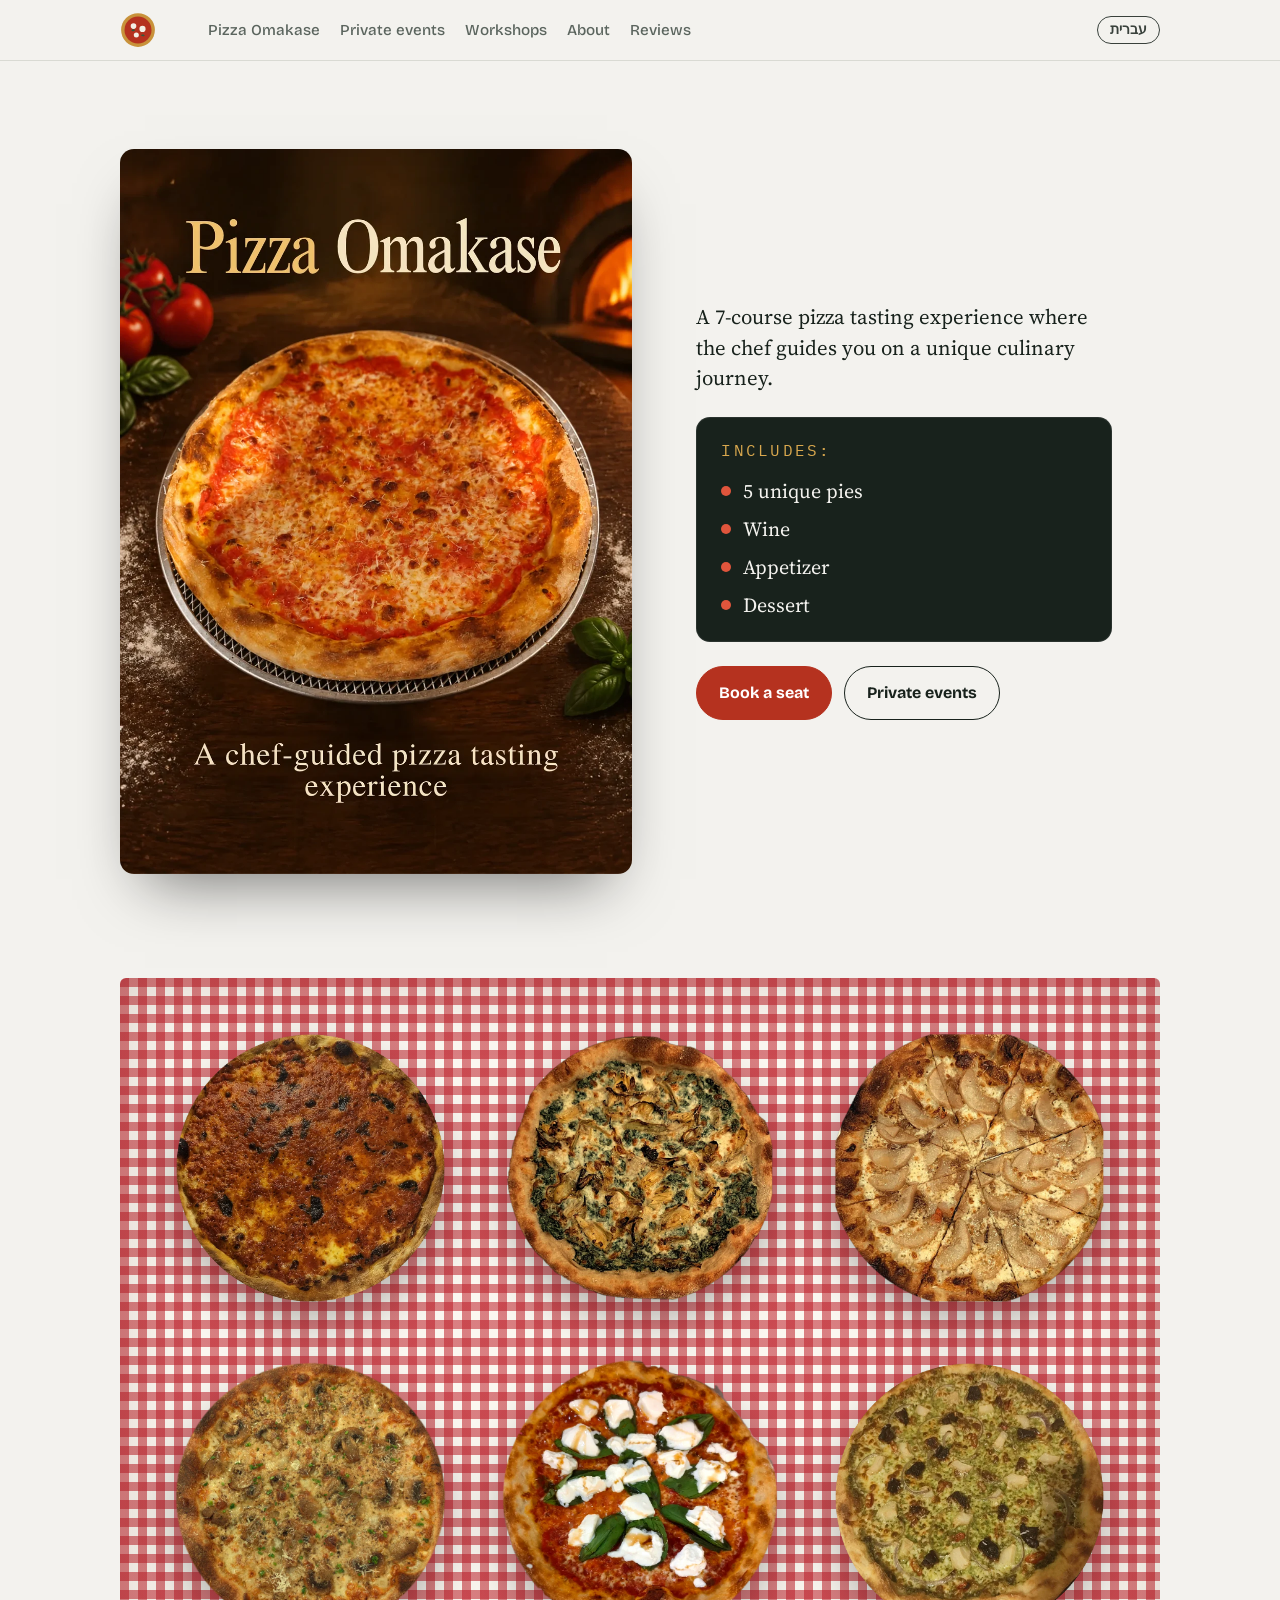
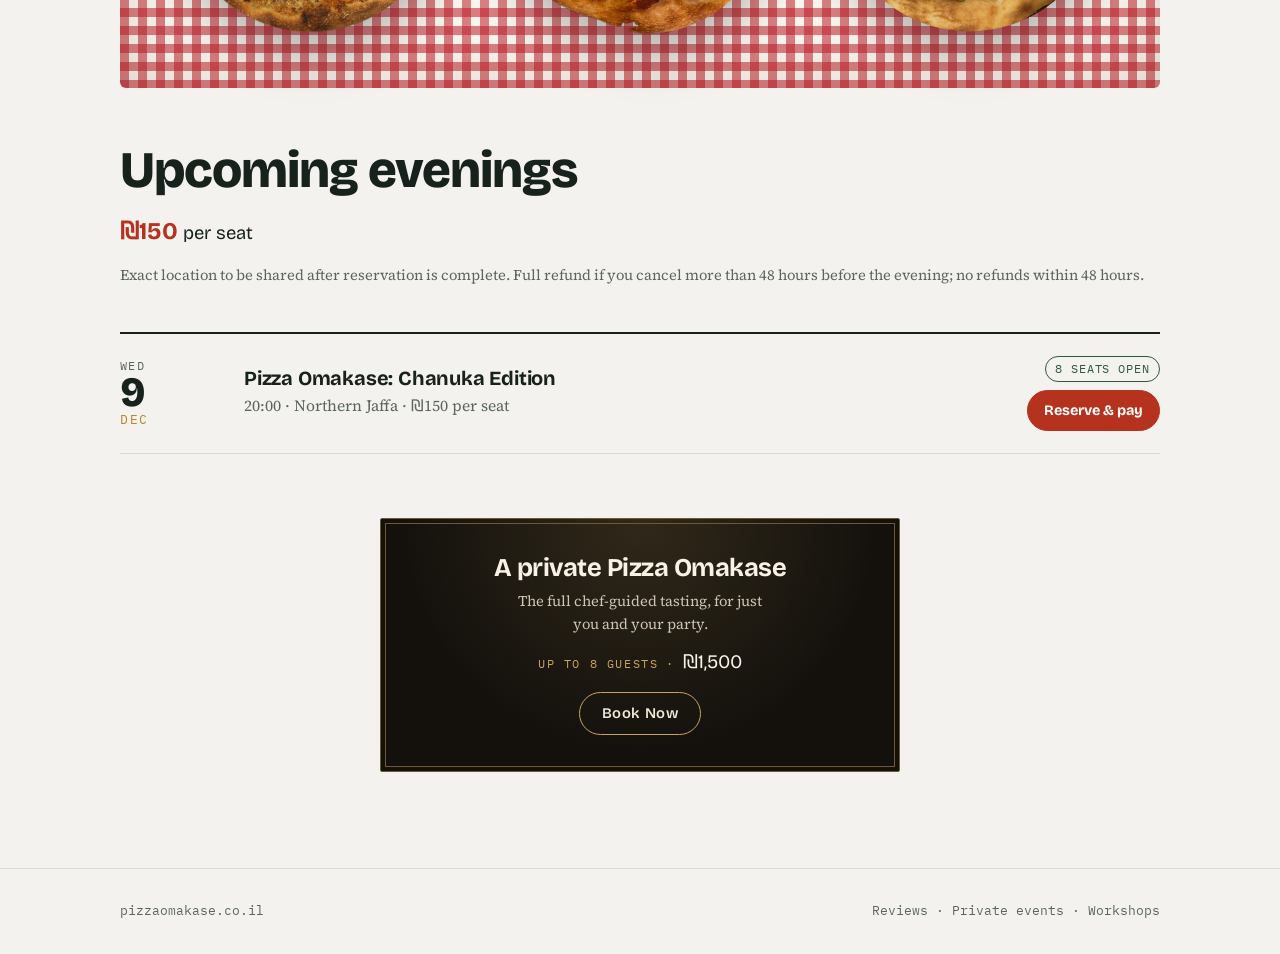
<file: index.html>
<!doctype html>
<html lang="en">
<head>
<meta charset="utf-8">
<meta name="viewport" content="width=device-width,initial-scale=1,viewport-fit=cover">
<meta property="og:title" content="Pizza Omakase · New York–style pizza tasting in Israel">
<meta property="og:image" content="https://pizzaomakase.co.il/images/originals/classic.jpg">
<title data-he="פיצה אומקאסה · טעימות פיצה בסגנון ניו יורק בישראל">Pizza Omakase · New York–style pizza tasting in Israel</title>
<meta name="description" content="The ultimate pizza tasting experience, guided by the chef: an appetizer, five unique New York–style pies, dessert and wine at an intimate table in Jaffa. Book a seat or a private event." data-he-content="חוויית טעימות הפיצה האולטימטיבית בהובלת השף: מנה ראשונה, חמש פיצות ייחודיות בסגנון ניו יורק, קינוח ויין סביב שולחן אינטימי ביפו. הזמינו מקום או אירוע פרטי.">
<meta property="og:type" content="website">
<meta property="og:site_name" content="Pizza Omakase">
<meta property="og:description" content="The ultimate pizza tasting experience, guided by the chef: an appetizer, five unique New York–style pies, dessert and wine at an intimate table in Jaffa. Book a seat or a private event." data-he-content="חוויית טעימות הפיצה האולטימטיבית בהובלת השף: מנה ראשונה, חמש פיצות ייחודיות בסגנון ניו יורק, קינוח ויין סביב שולחן אינטימי ביפו. הזמינו מקום או אירוע פרטי.">
<meta property="og:url" content="https://pizzaomakase.co.il/">
<meta property="og:locale" content="en_IL">
<meta name="twitter:card" content="summary_large_image">
<link rel="icon" href="favicon.svg" type="image/svg+xml">
<meta name="theme-color" content="#B5321F">
<script type="application/ld+json">{"@context": "https://schema.org", "@type": "FoodEstablishment", "@id": "https://pizzaomakase.co.il/#business", "name": "Pizza Omakase", "url": "https://pizzaomakase.co.il/", "image": ["https://pizzaomakase.co.il/images/originals/classic.jpg", "https://pizzaomakase.co.il/images/pizza-vodka.webp?v=7", "https://pizzaomakase.co.il/images/pizza-spinach-artichoke.webp?v=4", "https://pizzaomakase.co.il/images/pizza-pear-hot-honey.webp?v=4", "https://pizzaomakase.co.il/images/pizza-mushroom.webp?v=4", "https://pizzaomakase.co.il/images/pizza-margherita-burrata.webp?v=4", "https://pizzaomakase.co.il/images/pizza-pesto-feta.webp?v=1"], "logo": "https://pizzaomakase.co.il/favicon.svg", "description": "Pizza Omakase is a chef's-choice New York–style pizza tasting experience in Israel: an appetizer, five unique pies, dessert and wine at one intimate table. Seats at scheduled evenings in Jaffa, private events, and pizza-making workshops.", "servesCuisine": ["Pizza", "New York-style pizza"], "areaServed": [{"@type": "City", "name": "Tel Aviv-Yafo"}, {"@type": "Country", "name": "Israel"}], "acceptsReservations": true, "priceRange": "₪150 per seat", "knowsLanguage": ["en", "he"], "hasMenu": {"@type": "Menu", "name": "Pizza Omakase tasting", "description": "Chef's choice: appetizer, five unique pies, dessert and wine."}}</script>
<link rel="preconnect" href="https://fonts.googleapis.com">
<link rel="preconnect" href="https://fonts.gstatic.com" crossorigin>
<link rel="stylesheet" href="https://fonts.googleapis.com/css2?family=Bricolage+Grotesque:opsz,wght@12..96,500;12..96,700;12..96,800&family=Source+Serif+4:ital,opsz,wght@0,8..60,400;0,8..60,600;1,8..60,400&family=IBM+Plex+Mono:wght@400;500&display=swap">
<link rel="stylesheet" href="https://fonts.googleapis.com/css2?family=Rubik:wght@400;500;600;700;800&family=Frank+Ruhl+Libre:wght@400;500;700&display=swap">
<link rel="stylesheet" href="i18n.css?v=b4e3d03b">
<script src="i18n.js?v=b269d861"></script>
<style>
/* Layout: one long counter-service scroll — hero → the tasting card → the pies → dates → book. Private events live on private-events.html.
   Palette: basil-ink on a cool flour-dusted marble, crust gold for warmth, tomato reserved for actions. */
:root{
  --bg:#F3F2EE;
  --surface:#FFFFFF;
  --ink:#18221C;
  --muted:#5B655E;
  --line:#D9DAD3;
  --crust:#B9852F;
  --tomato:#B5321F;
  --tomato-ink:#FFFFFF;
  --basil:#2F5A3B;
  --soft:#E8E7E0;
  --display:"Bricolage Grotesque", "Helvetica Neue", Arial, sans-serif;
  --body:"Source Serif 4", Georgia, "Times New Roman", serif;
  --mono:"IBM Plex Mono", ui-monospace, Menlo, Consolas, monospace;
  --radius:6px;
}
@media (prefers-color-scheme: dark){
  :root:not([data-theme="light"]){
    --bg:#121714; --surface:#1A211C; --ink:#ECEDE7; --muted:#A3ABA4; --line:#2E3832;
    --crust:#D9A84E; --tomato:#E0553C; --tomato-ink:#160C09; --basil:#7FB28C; --soft:#212A24;
    color-scheme:dark;
  }
}
:root[data-theme="dark"]{
  --bg:#121714; --surface:#1A211C; --ink:#ECEDE7; --muted:#A3ABA4; --line:#2E3832;
  --crust:#D9A84E; --tomato:#E0553C; --tomato-ink:#160C09; --basil:#7FB28C; --soft:#212A24;
  color-scheme:dark;
}

*{box-sizing:border-box}
html{scroll-behavior:smooth}
@media (prefers-reduced-motion: reduce){html{scroll-behavior:auto} *{transition:none!important;animation:none!important}}
body{background:var(--bg);color:var(--ink);font-family:var(--body);font-size:18px;line-height:1.6;margin:0}
.wrap{max-width:1120px;margin:0 auto;padding-inline:clamp(16px,4vw,40px)}
h1,h2,h3{font-family:var(--display);line-height:1.05;margin:0;text-wrap:balance;letter-spacing:-.02em}
h2{font-size:clamp(2rem,4.6vw,3.2rem);font-weight:800}
h3{font-size:1.3rem;font-weight:700;letter-spacing:-.01em}
p{margin:0}
a{color:inherit}
.eyebrow{font-family:var(--mono);font-size:.78rem;letter-spacing:.14em;text-transform:uppercase;color:var(--crust)}
.lede{font-size:1.3rem;color:var(--muted);max-width:42ch;line-height:1.45}
.copy .lede:first-of-type{color:var(--ink)}
:focus-visible{outline:2px solid var(--tomato);outline-offset:3px}

/* header */
header.top{position:sticky;top:env(safe-area-inset-top,0px);z-index:10;background:color-mix(in srgb,var(--bg) 88%,transparent);backdrop-filter:blur(8px);border-bottom:1px solid var(--line)}
header.top .wrap{display:flex;align-items:center;justify-content:space-between;gap:16px;padding-block:12px}
.mark{font-family:var(--display);font-weight:800;font-size:1.15rem;letter-spacing:-.02em;text-decoration:none;display:flex;align-items:baseline;gap:8px}
.mark img{display:block;width:36px;height:36px;transition:transform .3s}.mark:hover img{transform:rotate(-20deg)}
.mark small{font-family:var(--mono);font-weight:400;font-size:.68rem;color:var(--muted);letter-spacing:.08em}
nav.links{display:flex;gap:20px;font-family:var(--display);font-weight:500;font-size:.95rem}
nav.links a{text-decoration:none;color:var(--muted)}
nav.links a:hover,nav.links a[aria-current]{color:var(--ink)}
nav.links a,.mark{white-space:nowrap}
@media (max-width:760px){nav.links .opt{display:none}}
@media (max-width:480px){nav.links{gap:12px;font-size:.85rem}.mark{font-size:1rem}header.top .wrap{gap:10px}}

.btn{display:inline-flex;align-items:center;gap:8px;font-family:var(--display);font-weight:700;font-size:1rem;padding:13px 22px;border-radius:999px;border:1.5px solid var(--ink);background:transparent;color:var(--ink);text-decoration:none;cursor:pointer;transition:transform .15s ease, background .15s ease}
.btn:hover{transform:translateY(-1px)}
.btn.primary{background:var(--tomato);border-color:var(--tomato);color:var(--tomato-ink)}
.btn.small{padding:8px 16px;font-size:.9rem}

/* hero */
.hero{padding-block:clamp(40px,7vw,88px) clamp(40px,6vw,72px)}
.hero .wrap{display:grid;grid-template-columns:1.05fr .95fr;gap:clamp(28px,5vw,64px);align-items:center}
.hero h1{font-size:clamp(3.4rem,10vw,7.4rem);font-weight:800;letter-spacing:-.045em}
.hero h1 em{font-style:normal;color:var(--tomato)}
.hero .copy{display:flex;flex-direction:column;gap:24px;min-width:0}
.hero .ctas{display:flex;flex-wrap:wrap;gap:12px}
.sr-only{position:absolute;width:1px;height:1px;padding:0;margin:-1px;overflow:hidden;clip:rect(0 0 0 0);white-space:nowrap;border:0}
.hero figure{margin:0;position:relative;order:-1}
.hero figure img{display:block;width:100%;height:auto;filter:drop-shadow(0 24px 30px rgba(0,0,0,.35))}
.hero figure img.flyer{filter:none;border-radius:14px;box-shadow:0 30px 60px -25px rgba(0,0,0,.55);max-height:82vh;width:auto;max-width:100%;margin-inline:auto}
.hero figure figcaption{position:absolute;left:-6px;bottom:8%;background:var(--surface);border:1px solid var(--line);padding:10px 14px;border-radius:var(--radius);font-family:var(--mono);font-size:.78rem;color:var(--muted);max-width:75%}
.hero figure figcaption b{display:block;font-family:var(--display);font-size:1rem;color:var(--ink);font-weight:700}
@media (max-width:820px){.hero .wrap{grid-template-columns:1fr}.hero figure{max-width:440px;justify-self:center;width:100%}}

section{padding-block:clamp(56px,8vw,96px)}
section.alt{background:var(--soft)}
/* Desktop: the tablecloth sits inside the content column, so the page background runs evenly down both sides. */
@media (min-width:701px){
  #pies{background:var(--bg);padding-block:clamp(16px,2.5vw,32px)}
  #dates{padding-top:clamp(12px,2vw,24px)}
  #pies .pies{max-width:none;padding:clamp(28px,4vw,52px);border-radius:var(--radius);background-color:#FBF7F0;background-image:linear-gradient(90deg,rgba(190,30,40,.55) 50%,transparent 50%),linear-gradient(rgba(190,30,40,.55) 50%,transparent 50%);background-size:18px 18px;box-shadow:inset 0 0 80px rgba(60,20,10,.18)}
}
.sec-head{display:flex;flex-direction:column;gap:14px;margin-bottom:clamp(28px,4vw,44px)}
.fine{font-size:.92rem;color:var(--muted)}
.price-line{font-family:var(--display);font-size:1.15rem}.price-line b{color:var(--tomato);font-size:1.5rem}

/* tasting card */
.about{display:grid;grid-template-columns:1fr 1fr;gap:clamp(28px,5vw,64px);align-items:start}
.about .text{display:flex;flex-direction:column;gap:18px;min-width:0}
.card-menu{background:var(--surface);border:1px solid var(--line);border-radius:var(--radius);padding:clamp(22px,3vw,34px);display:flex;flex-direction:column;gap:6px}
.card-menu .head{display:flex;justify-content:space-between;align-items:baseline;border-bottom:2px solid var(--ink);padding-bottom:12px;margin-bottom:6px;gap:12px}
.card-menu .head h3{font-size:1.5rem}
.card-menu .head span{font-family:var(--mono);font-size:.75rem;color:var(--muted);text-transform:uppercase;letter-spacing:.1em}
.course{display:grid;grid-template-columns:3.2ch 1fr;gap:14px;padding-block:11px;border-bottom:1px dashed var(--line)}
.course:last-of-type{border-bottom:0}
.course .n{font-family:var(--mono);font-size:.85rem;color:var(--crust);padding-top:3px;font-variant-numeric:tabular-nums}
.course b{font-family:var(--display);font-weight:700;font-size:1.05rem;display:block}
.course small{color:var(--muted);font-size:.95rem}
.course.pie b{color:var(--ink)}
.card-menu .foot{margin-top:10px;padding-top:12px;border-top:2px solid var(--ink);font-family:var(--mono);font-size:.8rem;color:var(--basil);display:flex;gap:8px;align-items:center}
@media (max-width:820px){.about{grid-template-columns:1fr}}

/* gallery */
.includes-card{background:#18221C;color:#F3F2EE;border:1px solid rgba(255,255,255,.08);border-radius:14px;padding:20px 24px;max-width:26rem}
.includes-card .label{font-family:var(--mono);font-size:1rem;letter-spacing:.14em;text-transform:uppercase;color:#D9A84E;margin-bottom:12px}
.includes{list-style:none;margin:0;padding:0;display:flex;flex-direction:column;gap:6px;font-family:var(--body);font-weight:400;font-size:1.25rem}
.includes li{display:flex;align-items:center;gap:12px}
.includes li::before{content:"";width:10px;height:10px;border-radius:50%;background:#E0553C;flex:none}
.pies{display:grid;grid-template-columns:repeat(3,1fr);gap:clamp(20px,4vw,56px);max-width:1040px;margin-inline:auto;align-items:end}
.pies figure{margin:0;display:flex;flex-direction:column;align-items:center;gap:14px;min-width:0}
.pies figcaption{font-family:var(--display);font-weight:700;font-size:1.15rem;text-align:center}
@media (max-width:700px){#pies{padding-block:28px}.pies{grid-template-columns:repeat(2,1fr);gap:12px;max-width:min(100%,calc((100svh - 56px - 24px) * 2 / 3 + 12px))}}
.pies img{width:100%;height:auto;display:block;min-width:0;filter:drop-shadow(0 20px 24px rgba(0,0,0,.3))}
.about-grid{display:grid;grid-template-columns:1.1fr .9fr;gap:clamp(28px,5vw,64px);align-items:center}
.about-copy{display:flex;flex-direction:column;gap:18px;min-width:0}
.about-copy p{font-size:1.15rem;max-width:52ch}
.about-copy .ctas{display:flex;flex-wrap:wrap;gap:12px;margin-top:8px}
.about-photo{margin:0}
.about-text{display:flex;flex-direction:column;gap:16px}
.about-text .eyebrow{margin:0;font-weight:400}
.about-text p{font-size:1.15rem;margin:0;max-width:52ch}
.about-text .ctas{display:flex;flex-wrap:wrap;gap:12px;margin-top:8px}
.about-more{padding-block:clamp(40px,6vw,72px)}
@media (min-width:821px){.about-page{padding-bottom:28px}.about-more{padding-top:28px}#aboutView .about-page:last-child{padding-bottom:72px}}
.about-photo img{width:100%;height:auto;aspect-ratio:4/5;object-fit:cover;object-position:50% 25%;border-radius:var(--radius);display:block}
@media (max-width:820px){.about-grid{grid-template-columns:1fr}.about-photo{max-width:440px}}
.gallery{display:grid;grid-template-columns:repeat(4,1fr);gap:14px}
.gallery img{min-width:0}
.form-title{font-size:2rem}
.gallery figure{margin:0;display:flex;flex-direction:column;gap:10px;min-width:0}
.gallery img{width:100%;height:auto;aspect-ratio:3/4;object-fit:cover;border-radius:var(--radius);display:block}
.gallery figcaption{font-family:var(--display);font-weight:600;font-size:1rem}
.gallery figcaption span{display:block;font-family:var(--body);font-weight:400;color:var(--muted);font-size:.92rem}
@media (max-width:900px){.gallery{grid-template-columns:repeat(2,1fr)}}

/* evenings */
.notice{font-family:var(--mono);font-size:.82rem;color:var(--muted);background:var(--surface);border:1px dashed var(--line);border-radius:var(--radius);padding:10px 14px;margin-bottom:18px}
.events{display:flex;flex-direction:column;border-top:2px solid var(--ink)}
.event{display:grid;grid-template-columns:92px 1fr auto;gap:clamp(14px,3vw,32px);align-items:center;padding-block:22px;border-bottom:1px solid var(--line)}
.date{display:flex;flex-direction:column;align-items:flex-start;line-height:1}
.date .dow{font-family:var(--mono);font-size:.75rem;text-transform:uppercase;letter-spacing:.12em;color:var(--muted)}
.date .day{font-family:var(--display);font-weight:800;font-size:2.6rem;letter-spacing:-.04em;font-variant-numeric:tabular-nums}
.date .mon{font-family:var(--mono);font-size:.8rem;text-transform:uppercase;letter-spacing:.12em;color:var(--crust)}
.event .info{display:flex;flex-direction:column;gap:4px;min-width:0}
.event .info h3{font-size:1.25rem}
.event .meta{color:var(--muted);font-size:.98rem}
.pill{display:inline-block;font-family:var(--mono);font-size:.72rem;text-transform:uppercase;letter-spacing:.08em;padding:3px 9px;border-radius:999px;border:1px solid currentColor}
.pill.open{color:var(--basil)}
.pill.few{color:var(--crust)}
.pill.full{color:var(--muted)}
.event .act{display:flex;flex-direction:column;align-items:flex-end;gap:8px}
.empty{padding:28px 0;color:var(--muted)}
.private-card{width:50%;margin:clamp(40px,6vw,64px) auto 0;background:#14110D;color:#F1E9DA;border:1px solid #6E5A35;outline:1px solid #6E5A35;outline-offset:-6px;border-radius:2px;padding:clamp(24px,3.5vw,36px) clamp(18px,3vw,32px);text-align:center;display:flex;flex-direction:column;align-items:center;gap:8px;background-image:radial-gradient(ellipse at top,rgba(201,164,92,.16),transparent 65%)}
.private-card h3{font-family:var(--display);font-weight:700;font-size:clamp(1.25rem,2.4vw,1.6rem);letter-spacing:-.02em;color:#F7F1E6;margin:0}
.private-card .pc-text{font-size:.92rem;color:#CFC5B3;margin:0;max-width:32ch}
.private-card .pc-meta{display:flex;gap:8px;align-items:baseline;font-family:var(--mono);font-size:.72rem;letter-spacing:.14em;text-transform:uppercase;color:#C9A45C;margin:2px 0 6px}
.private-card .pc-price{font-family:var(--display);font-size:1.2rem;letter-spacing:0;color:#F7F1E6}
.private-card .pc-btn{display:inline-block;padding:9px 22px;border:1px solid #C9A45C;color:#F1E9DA;text-decoration:none;font-family:var(--display);font-weight:600;font-size:.92rem;letter-spacing:.04em;border-radius:999px;transition:background .2s,color .2s}
.private-card .pc-btn:hover,.private-card .pc-btn:focus-visible{background:#C9A45C;color:#14110D}
@media (max-width:700px){.private-card{width:min(100%,380px)}}
@media (max-width:640px){.event{grid-template-columns:64px 1fr}.event .act{grid-column:1/-1;flex-direction:row;justify-content:space-between;align-items:center}.date .day{font-size:2.1rem}}

/* forms */
form.panel{background:var(--surface);border:1px solid var(--line);border-radius:var(--radius);padding:clamp(22px,3vw,34px);display:flex;flex-direction:column;gap:16px;min-width:0}
form.panel .ph{display:flex;flex-direction:column;gap:6px;margin-bottom:4px}
form.panel .ph p{color:var(--muted);font-size:1rem}
.row{display:grid;grid-template-columns:1fr 1fr;gap:14px}
@media (max-width:520px){.row{grid-template-columns:1fr}}
.field{display:flex;flex-direction:column;gap:6px;min-width:0}
label{font-family:var(--display);font-weight:600;font-size:.92rem}
label .opt{font-family:var(--body);font-weight:400;color:var(--muted)}
input,select,textarea{font:inherit;font-size:1rem;color:var(--ink);background:var(--bg);border:1px solid var(--line);border-radius:var(--radius);padding:11px 12px;width:100%}
textarea{min-height:96px;resize:vertical}
input:focus,select:focus,textarea:focus{outline:2px solid var(--basil);outline-offset:0;border-color:transparent}
.status{font-size:.98rem;padding:12px 14px;border-radius:var(--radius);background:var(--soft)}
.status.ok{border-left:3px solid var(--basil)}
.status.err{border-left:3px solid var(--tomato)}
.hp{position:absolute;left:-9999px}

/* faq */
.faq{display:grid;grid-template-columns:repeat(3,1fr);gap:clamp(20px,3vw,40px)}
.faq div{display:flex;flex-direction:column;gap:8px;min-width:0}
.faq p{color:var(--muted);font-size:1rem}
@media (max-width:820px){.faq{grid-template-columns:1fr}}

footer{border-top:1px solid var(--line);padding-block:32px}
footer .wrap{display:flex;flex-wrap:wrap;justify-content:space-between;gap:12px;font-family:var(--mono);font-size:.8rem;color:var(--muted)}
footer .wrap a{text-decoration:none}
footer .wrap a:hover{color:var(--ink)}
@media (max-width:560px){header.top .wrap{flex-wrap:wrap;row-gap:6px}nav.links{width:100%;justify-content:space-between;gap:8px}}
@media (max-width:430px){nav.links{flex-wrap:wrap;justify-content:flex-start;column-gap:16px;row-gap:4px}}
</style>

</head>
<body>
<header class="top">
  <div class="wrap">
    <a class="mark" href="#top" aria-label="Pizza Omakase home" data-he-aria-label="פיצה אומקאסה – דף הבית"><img src="favicon.svg" alt="Pizza Omakase" data-he-alt="פיצה אומקאסה" width="36" height="36"></a>
    <nav class="links" aria-label="Sections" data-he-aria-label="ניווט">
      <a href="#dates" data-he="פיצה אומקאסה">Pizza Omakase</a>
      <a href="private-events.html" data-he="אירועים פרטיים">Private events</a>
      <a href="workshops.html" data-he="סדנאות">Workshops</a>
      <a href="#about" data-he="אודות">About</a>
      <a href="reviews.html" data-he="המלצות">Reviews</a>
    </nav>
  </div>
</header>

<main id="top">
<div id="homeView">
  <div class="hero">
    <div class="wrap">
      <div class="copy">
        <h1 class="sr-only" data-he="פיצה אומקאסה">Pizza Omakase</h1>
        <p class="lede" data-he="ארוחת טעימות פיצה בשבע מנות, שבה השף לוקח אתכם למסע קולינרי ייחודי.">A 7-course pizza tasting experience where the chef guides you on a unique culinary journey.</p>
        <div class="includes-card">
        <p class="label" data-he="כולל:">Includes:</p>
        <ul class="includes">
          <li data-he="5 פיצות ייחודיות">5 unique pies</li>
          <li data-he="יין">Wine</li>
          <li data-he="מנה ראשונה">Appetizer</li>
          <li data-he="קינוח">Dessert</li>
        </ul>
        </div>
        <div class="ctas">
          <a class="btn primary" href="#dates" data-he="הזמינו מקום">Book a seat</a>
          <a class="btn" href="private-events.html" data-he="אירועים פרטיים">Private events</a>
        </div>
      </div>
      <figure>
        <img class="flyer" src="images/flyer.webp?v=2" data-he-src="images/flyer-he.webp?v=3" alt="Pizza Omakase flyer: a chef-guided pizza tasting experience" data-he-alt="פלייר של פיצה אומקאסה: מסע טעימות פיצה בהובלת השף" width="1000" height="1414">
      </figure>
    </div>
  </div>

  <section id="pies" class="alt">
    <div class="wrap">
      <div class="pies">
        <figure><img src="images/pizza-vodka.webp?v=7" alt="The Vodka pie" data-he-alt="פיצה וודקה" loading="lazy" width="900" height="900"></figure>
        <figure><img src="images/pizza-spinach-artichoke.webp?v=4" alt="The Spinach Artichoke pie" data-he-alt="פיצה תרד וארטישוק" loading="lazy" width="900" height="900"></figure>
        <figure><img src="images/pizza-pear-hot-honey.webp?v=4" alt="The Poached Pear and Hot Honey pie" data-he-alt="פיצה אגס מבושל ודבש חריף" loading="lazy" width="900" height="900"></figure>
        <figure><img src="images/pizza-mushroom.webp?v=5" alt="White mushroom pie with Parmesan and chives" data-he-alt="פיצה לבנה עם פטריות, פרמזן ועירית" loading="lazy" width="900" height="900"></figure>
        <figure><img src="images/pizza-margherita-burrata.webp?v=4" alt="Margherita with fresh cheese, basil and balsamic" data-he-alt="מרגריטה עם גבינה טרייה, בזיליקום ובלסמי" loading="lazy" width="900" height="900"></figure>
        <figure><img src="images/pizza-pesto-feta.webp?v=1" alt="Pesto pie with feta, red onion and chili" data-he-alt="פיצה פסטו עם פטה, בצל סגול וצ׳ילי" loading="lazy" width="900" height="900"></figure>
      </div>
    </div>
  </section>

  <section id="dates">
    <div class="wrap">
      <div class="sec-head"><h2 data-he="הערבים הקרובים">Upcoming evenings</h2><p class="price-line" data-he="<b>₪150</b> לאורח"><b>₪150</b> per seat</p><p class="fine" data-he="המיקום המדויק יישלח אחרי השלמת ההזמנה. ביטול עד 48 שעות לפני הערב – החזר מלא; ביטול מאוחר יותר – ללא החזר.">Exact location to be shared after reservation is complete. Full refund if you cancel more than 48 hours before the evening; no refunds within 48 hours.</p></div>
      <p class="notice" id="eventsNotice" hidden></p>
      <div class="events" id="eventsList" aria-live="polite">
        <p class="empty" data-he="טוען תאריכים…">Loading dates…</p>
      </div>
      <aside class="private-card" aria-label="Private evening" data-he-aria-label="ערב פרטי">
        <h3 data-he="פיצה אומקאסה פרטית">A private Pizza Omakase</h3>
        <p class="pc-text" data-he="כל חוויית הטעימות בהובלת השף – רק בשבילכם.">The full chef-guided tasting, for just you and your party.</p>
        <p class="pc-meta"><span data-he="עד 8 אורחים">Up to 8 guests</span><span class="pc-dot">·</span><span class="pc-price">₪1,500</span></p>
        <a class="pc-btn" href="private-events.html#book-private" data-he="הזמינו עכשיו">Book Now</a>
      </aside>
    </div>
  </section>

</div>

<div id="aboutView" hidden>
  <section class="about-page">
    <div class="wrap about-grid">
      <div class="about-copy">
        <span class="eyebrow" data-he="על השף">About the Chef</span>
        <h2 data-he="מניו יורק לישראל">From New York to Israel</h2>
        <p data-he="גדלתי בניו יורק, וכילד אכלתי פיצה כמעט כל יום. הפיצה הניו־יורקית היא ההשראה שלי – ואותה אני רוצה להביא לישראל.">I grew up in New York and ate pizza almost every day as a kid. That New York pizza is what inspired me, and it's what I want to bring to Israel.</p>
        <p data-he="אחרי העלייה לארץ למדתי בבית הספר לבישול דנון בתל אביב, ושם האהבה שלי לבישול ולטעמים רק הלכה וגדלה.">After making aliyah, I went to culinary school at Danon in Tel Aviv, where my passion for cooking and flavor kept growing.</p>
        <p data-he="הכול התחיל בניסויים עם פיצה בבית. עוד ועוד חברים שמעו וביקשו להצטרף, ומשם זה גדל למשהו הרבה יותר גדול: פיצה אומקאסה.">It started with experimenting with pizza at home. More and more friends heard about it and asked to join, and it grew into something bigger: Pizza Omakase.</p>
      </div>
      <figure class="about-photo">
        <img src="images/chef.jpg" alt="The chef at work in a professional kitchen, wearing Danon culinary school whites" data-he-alt="השף עובד במטבח מקצועי, במדים של בית הספר לבישול דנון" loading="lazy" width="1200" height="1600">
      </figure>
    </div>
  </section>
  <section class="about-page about-more">
    <div class="wrap"><div class="about-text">
      <h2 class="eyebrow" data-he="מה זה פיצה אומקאסה?">What is Pizza Omakase?</h2>
      <p data-he="פיצה אומקאסה היא חוויה מרגשת שבה אני מכין חמש פיצות ייחודיות, טריות, במיוחד לאורחים שלי. כל ערב נפתח ביין ובמנה ראשונה לקבלת פנים, ואחריהם מגיעות חמש פיצות ברצף – כל אחת עם טעמים, תוספות או סגנון פיצה אחר. את הערב חותם קינוח מתוק.">Pizza Omakase is an exciting experience where I make 5 unique pies fresh for my guests. Each evening begins with wine and an appetizer to welcome my guests, followed by 5 pizzas in a row, each with different flavors, toppings or pizza styles. The evening finishes with a sweet treat to cap off the night.</p>
      <p data-he="זו אחת מחוויות הפיצה הייחודיות בעולם, ואשמח מאוד לארח גם אתכם.">It's one of the most unique pizza experiences in the world, and I hope you will join.</p>
      <div class="ctas">
        <a class="btn primary" href="#dates" data-he="הזמינו מקום">Book a seat</a>
        <a class="btn" href="private-events.html" data-he="אירועים פרטיים">Private events</a>
      </div>
    </div></div>
  </section>
  <section class="about-page about-more">
    <div class="wrap"><div class="about-text">
      <h2 class="eyebrow" data-he="מידע נוסף">Additional Information</h2>
      <p data-he="<b>שימו לב:</b> כל הפיצות מוכנות במטבח כשר ומחומרי גלם כשרים, ולכן לא יוגשו מוצרי בשר או עוף."><b>Please note:</b> All pizzas are made in a kosher kitchen with kosher ingredients. As such, there will be no meat or poultry products served.</p>
    </div></div>
  </section>
</div>
</main>

<footer>
  <div class="wrap">
    <span>pizzaomakase.co.il</span>
    <span><a href="reviews.html" data-he="המלצות">Reviews</a> · <a href="private-events.html" data-he="אירועים פרטיים">Private events</a> · <a href="workshops.html" data-he="סדנאות">Workshops</a></span>
  </div>
</footer>

<script>
/* ===================== SETTINGS =====================
   EVENTS_CSV_URL: your Google Sheet, published as CSV (File → Share → Publish to web → CSV).
                   Columns: date | time | title | location | seats_left | status | price | pay_link | note | title_he | location_he
                   date as YYYY-MM-DD, status = open / full (leave blank for open).
============================================================================ */
const EVENTS_CSV_URL = "https://docs.google.com/spreadsheets/d/e/2PACX-1vR-lP_wJIR6Vepet6Y2UDRExhSLIXeEjG2Xf9GtXmF34XiUtwmNr2so5jNAj9eTIJwAHDrVMnOuB5fs/pub?gid=0&single=true&output=csv"; // Google Sheet "Pizza Omakase – Evenings & Seats"

/* Backup dates, shown only if the Google Sheet can't be reached. Keep roughly in sync with the sheet. Edit, add or remove lines here.
   Past dates hide automatically. Set seats_left to "0" or status to "full" to show the evening as full.
   pay_link: that evening's Morning payment link; its "Reserve & pay" button goes there. */
const PRICE = 150; // ₪ per seat (an evening can override it with its own price)
const EXAMPLE_EVENTS = [
  {date: "2026-11-11", time: "20:00", title: "Vegan Pizza Omakase", title_he: "פיצה אומקאסה טבעונית", location: "Northern Jaffa", location_he: "צפון יפו", seats_left: "1", status: "open", note: "", pay_link: "https://mrng.to/Jdc7gMnJVl"},
  {date: "2026-11-18", time: "20:00", title: "Pizza Omakase", title_he: "פיצה אומקאסה", location: "Northern Jaffa", location_he: "צפון יפו", seats_left: "4", status: "open", note: "", pay_link: "https://mrng.to/4sXIoniPWg"},
  {date: "2026-11-25", time: "20:00", title: "Pizza Omakase", title_he: "פיצה אומקאסה", location: "Northern Jaffa", location_he: "צפון יפו", seats_left: "8", status: "open", note: "", pay_link: "https://mrng.to/SbXQcux80n"},
  {date: "2026-12-02", time: "20:00", title: "Pizza Omakase: 5 styles of pizza from Italy to America", title_he: "פיצה אומקאסה: 5 סגנונות פיצה, מאיטליה ועד אמריקה", location: "Northern Jaffa", location_he: "צפון יפו", seats_left: "8", status: "open", note: "", pay_link: "https://mrng.to/F7dpn0AbKh"},
  {date: "2026-12-09", time: "20:00", title: "Pizza Omakase: Chanuka Edition", title_he: "פיצה אומקאסה: מהדורת חנוכה", location: "Northern Jaffa", location_he: "צפון יפו", seats_left: "8", status: "open", note: "", pay_link: "https://mrng.to/qZVKkEKjK8"}
];

function isoIn(days){const d=new Date();d.setDate(d.getDate()+days);return d.toISOString().slice(0,10)}

function parseCSV(text){
  const rows=[];let row=[],cell="",q=false;
  for(let i=0;i<text.length;i++){
    const c=text[i];
    if(q){ if(c==='"'){ if(text[i+1]==='"'){cell+='"';i++} else q=false } else cell+=c; }
    else if(c==='"') q=true;
    else if(c===','){row.push(cell);cell=""}
    else if(c==='\n'||c==='\r'){ if(c==='\r'&&text[i+1]==='\n')i++; row.push(cell);rows.push(row);row=[];cell="" }
    else cell+=c;
  }
  if(cell!==""||row.length){row.push(cell);rows.push(row)}
  const head=(rows.shift()||[]).map(h=>h.trim().toLowerCase().replace(/\s+/g,"_"));
  return rows.filter(r=>r.some(v=>v.trim())).map(r=>Object.fromEntries(head.map((h,i)=>[h,(r[i]||"").trim()])));
}

async function loadEvents(){
  const notice=document.getElementById("eventsNotice");
  let events=null;
  if(EVENTS_CSV_URL){
    try{
      const res=await fetch(EVENTS_CSV_URL,{cache:"no-store"});
      if(!res.ok) throw new Error(res.status);
      events=parseCSV(await res.text()).map(e=>({...e,time:(e.time||"").slice(0,5)}));
    }catch(e){ events=null; }
  }
  if(!events){
    events=EXAMPLE_EVENTS;
  }
  const today=new Date().toISOString().slice(0,10);
  events=events.filter(e=>e.date && e.date>=today && (e.status||"").toLowerCase()!=="private" && (!e.test||new URLSearchParams(location.search).has("test"))).sort((a,b)=>(a.date+a.time).localeCompare(b.date+b.time));
  renderEvents(events);
  addEventSchema(events);
}

/* Lets Google and AI assistants list each evening as an event. */
function addEventSchema(events){
  const SITE="https://pizzaomakase.co.il/";
  const ilOffset=ds=>{try{const n=new Intl.DateTimeFormat("en-US",{timeZone:"Asia/Jerusalem",timeZoneName:"shortOffset"}).formatToParts(new Date(ds+"T12:00:00Z")).find(p=>p.type==="timeZoneName").value.match(/[+-]\d+/);return n?(n[0][0]+String(Math.abs(+n[0])).padStart(2,"0")+":00"):"+02:00"}catch(_){return "+02:00"}};
  const data=events.map(e=>{
    const full=(e.status||"").toLowerCase()==="full"||e.seats_left==="0";
    const ev={"@type":"Event","name":(e.title||"Pizza Omakase")+" · "+e.location,
      "description":"Chef's-choice New York–style pizza tasting: an appetizer, five unique pies, dessert and wine at one intimate table.",
      "startDate":e.date+"T"+(e.time||"20:00")+":00"+ilOffset(e.date),
      "eventStatus":"https://schema.org/EventScheduled",
      "eventAttendanceMode":"https://schema.org/OfflineEventAttendanceMode",
      "location":{"@type":"Place","name":e.location,"address":{"@type":"PostalAddress","addressLocality":e.location,"addressCountry":"IL"}},
      "image":[SITE+"images/originals/classic.jpg"],
      "organizer":{"@type":"Organization","name":"Pizza Omakase","url":SITE},
      "offers":{"@type":"Offer","url":(e.pay_link||SITE+"#dates"),"priceCurrency":"ILS","availability":full?"https://schema.org/SoldOut":"https://schema.org/InStock"}};
    ev.offers.price=e.price||PRICE;
    return ev;
  });
  if(!data.length) return;
  const s=document.createElement("script");s.type="application/ld+json";
  s.textContent=JSON.stringify({"@context":"https://schema.org","@graph":data});
  document.head.appendChild(s);
}

function renderEvents(events){
  const list=document.getElementById("eventsList");
  list.textContent="";
  if(!events.length){
    const p=document.createElement("p");p.className="empty";
    p.textContent=I18N.t("No evenings scheduled yet.");
    list.appendChild(p);return;
  }
  for(const e of events){
    const d=new Date(e.date+"T12:00:00");
    const full=(e.status||"").toLowerCase()==="full"||e.seats_left==="0";
    const left=parseInt(e.seats_left,10);
    const L=I18N.locale(), he=I18N.lang==="he";
    const title=(he&&e.title_he)||e.title||(he?"פיצה אומקאסה":"Pizza Omakase");
    const place=(he&&e.location_he)||e.location;

    const row=document.createElement("article");row.className="event";
    const date=document.createElement("div");date.className="date";
    [["dow",d.toLocaleDateString(L,{weekday:"short"})],["day",String(d.getDate())],["mon",d.toLocaleDateString(L,{month:"short"})]]
      .forEach(([c,t])=>{const s=document.createElement("span");s.className=c;s.textContent=t;date.appendChild(s)});
    const info=document.createElement("div");info.className="info";
    const h=document.createElement("h3");h.textContent=title;
    const m=document.createElement("p");m.className="meta";m.textContent=`${e.time} · ${place} · ₪${e.price||PRICE} ${I18N.t("per seat")}`;
    info.append(h,m);
    const act=document.createElement("div");act.className="act";
    const pill=document.createElement("span");
    if(full){pill.className="pill full";pill.textContent=I18N.t("Full")}
    else if(!isNaN(left)&&left<=4){pill.className="pill few";pill.textContent=left===1?I18N.t("1 seat left"):I18N.t("{n} seats left",{n:left})}
    else{pill.className="pill open";pill.textContent=isNaN(left)?I18N.t("Seats open"):I18N.t("{n} seats open",{n:left})}
    const pay=!full&&/^https:\/\//.test(e.pay_link||"")?e.pay_link:"";
    act.append(pill);
    if(pay){
      const b=document.createElement("a");b.className="btn small primary";b.href=pay;
      b.textContent=I18N.t("Reserve & pay");act.append(b);
    }
    row.append(date,info,act);list.appendChild(row);
  }
}

loadEvents();
document.addEventListener("langchange",loadEvents);

/* Home / About views. #about shows the About page; any other link returns home and scrolls to its section. */
const homeView=document.getElementById("homeView"), aboutView=document.getElementById("aboutView");
function route(){
  const h=location.hash;
  if(h==="#private"){location.replace("private-events.html");return}
  const about=h==="#about";
  homeView.hidden=about; aboutView.hidden=!about;
  document.querySelectorAll('nav.links a').forEach(a=>a.toggleAttribute("aria-current",a.getAttribute("href")===h));
  if(about){window.scrollTo(0,0);return}
  const t=h&&h!=="#top"?document.querySelector(h):null;
  if(t) t.scrollIntoView(); else window.scrollTo(0,0);
}
window.addEventListener("hashchange",route);
route();
</script>

</body>
</html>
</file>
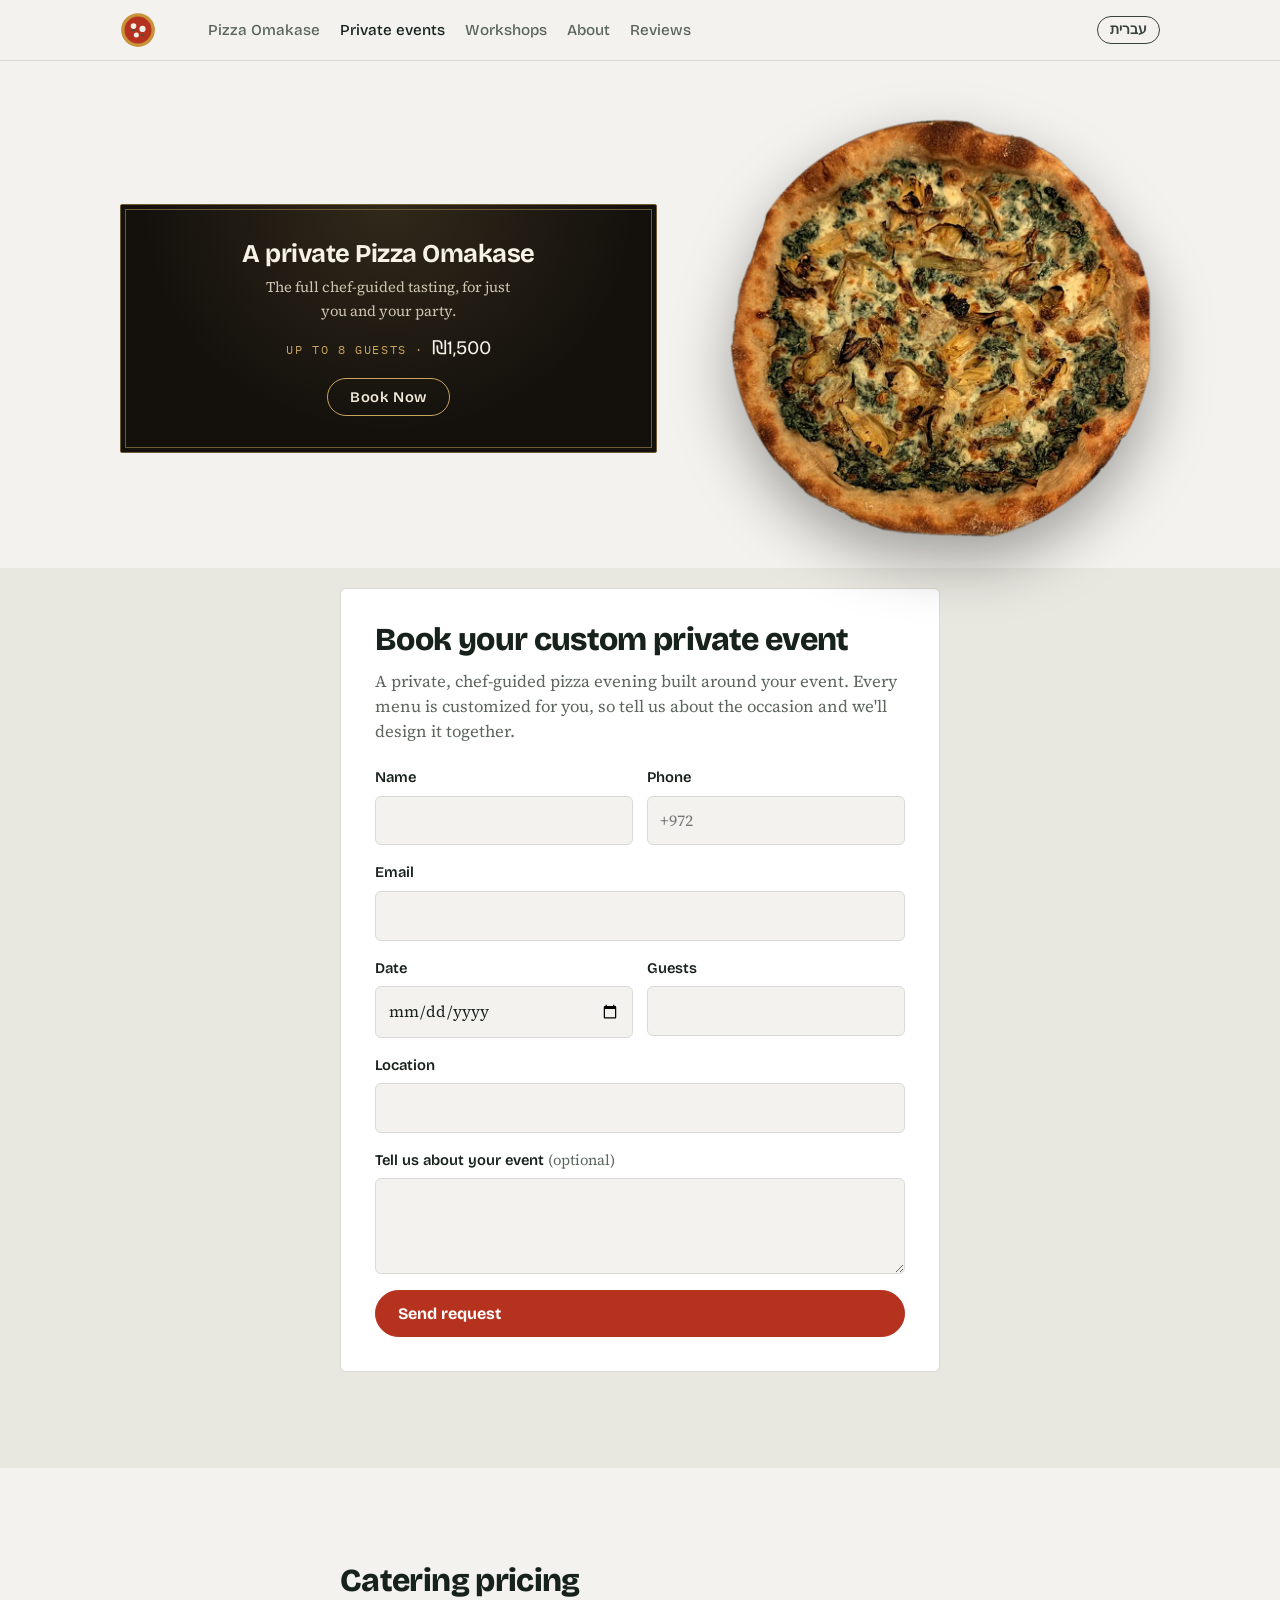
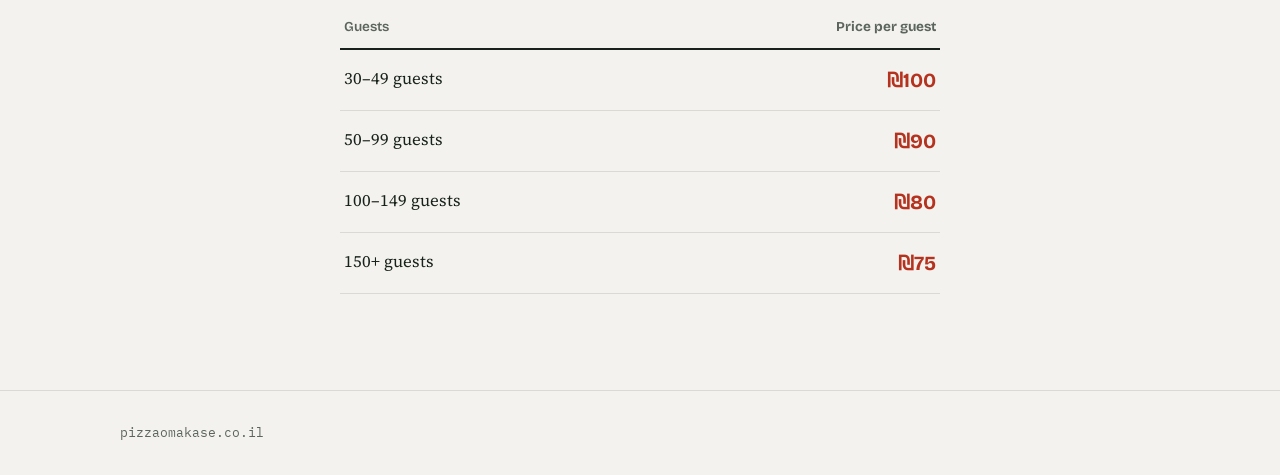
<file: private-events.html>
<!doctype html>
<html lang="en">
<head>
<meta charset="utf-8">
<meta name="viewport" content="width=device-width,initial-scale=1,viewport-fit=cover">
<meta property="og:title" content="Private events · Pizza Omakase">
<meta property="og:image" content="https://pizzaomakase.co.il/images/originals/round-margherita-leopard.jpg">
<title data-he="אירועים פרטיים · פיצה אומקאסה">Private events · Pizza Omakase</title>
<meta name="description" content="Book a private Pizza Omakase evening for your group: a chef-guided pizza tasting, customized for your event." data-he-content="הזמינו ערב פיצה אומקאסה פרטי לקבוצה שלכם: טעימות פיצה בהובלת השף, בהתאמה אישית לאירוע.">
<meta property="og:type" content="website">
<meta property="og:site_name" content="Pizza Omakase">
<meta property="og:description" content="Book a private Pizza Omakase evening for your group: a chef-guided pizza tasting, customized for your event." data-he-content="הזמינו ערב פיצה אומקאסה פרטי לקבוצה שלכם: טעימות פיצה בהובלת השף, בהתאמה אישית לאירוע.">
<meta property="og:url" content="https://pizzaomakase.co.il/private-events.html">
<meta property="og:locale" content="en_IL">
<meta name="twitter:card" content="summary_large_image">
<link rel="icon" href="favicon.svg" type="image/svg+xml">
<meta name="theme-color" content="#B5321F">
<link rel="preconnect" href="https://fonts.googleapis.com">
<link rel="preconnect" href="https://fonts.gstatic.com" crossorigin>
<link rel="stylesheet" href="https://fonts.googleapis.com/css2?family=Bricolage+Grotesque:opsz,wght@12..96,500;12..96,700;12..96,800&family=Source+Serif+4:ital,opsz,wght@0,8..60,400;0,8..60,600;1,8..60,400&family=IBM+Plex+Mono:wght@400;500&display=swap">
<link rel="stylesheet" href="https://fonts.googleapis.com/css2?family=Rubik:wght@400;500;600;700;800&family=Frank+Ruhl+Libre:wght@400;500;700&display=swap">
<link rel="stylesheet" href="i18n.css?v=b4e3d03b">
<script src="i18n.js?v=b269d861"></script>
<style>
/* Layout: one long counter-service scroll — hero → the tasting card → the pies → dates → book → private events.
   Palette: basil-ink on a cool flour-dusted marble, crust gold for warmth, tomato reserved for actions. */
:root{
  --bg:#F3F2EE;
  --surface:#FFFFFF;
  --ink:#18221C;
  --muted:#5B655E;
  --line:#D9DAD3;
  --crust:#B9852F;
  --tomato:#B5321F;
  --tomato-ink:#FFFFFF;
  --basil:#2F5A3B;
  --soft:#E8E7E0;
  --display:"Bricolage Grotesque", "Helvetica Neue", Arial, sans-serif;
  --body:"Source Serif 4", Georgia, "Times New Roman", serif;
  --mono:"IBM Plex Mono", ui-monospace, Menlo, Consolas, monospace;
  --radius:6px;
}
@media (prefers-color-scheme: dark){
  :root:not([data-theme="light"]){
    --bg:#121714; --surface:#1A211C; --ink:#ECEDE7; --muted:#A3ABA4; --line:#2E3832;
    --crust:#D9A84E; --tomato:#E0553C; --tomato-ink:#160C09; --basil:#7FB28C; --soft:#212A24;
    color-scheme:dark;
  }
}
:root[data-theme="dark"]{
  --bg:#121714; --surface:#1A211C; --ink:#ECEDE7; --muted:#A3ABA4; --line:#2E3832;
  --crust:#D9A84E; --tomato:#E0553C; --tomato-ink:#160C09; --basil:#7FB28C; --soft:#212A24;
  color-scheme:dark;
}

*{box-sizing:border-box}
html{scroll-behavior:smooth}
@media (prefers-reduced-motion: reduce){html{scroll-behavior:auto} *{transition:none!important;animation:none!important}}
body{background:var(--bg);color:var(--ink);font-family:var(--body);font-size:18px;line-height:1.6;margin:0}
.wrap{max-width:1120px;margin:0 auto;padding-inline:clamp(16px,4vw,40px)}
h1,h2,h3{font-family:var(--display);line-height:1.05;margin:0;text-wrap:balance;letter-spacing:-.02em}
h2{font-size:clamp(2rem,4.6vw,3.2rem);font-weight:800}
h3{font-size:1.3rem;font-weight:700;letter-spacing:-.01em}
p{margin:0}
a{color:inherit}
.eyebrow{font-family:var(--mono);font-size:.78rem;letter-spacing:.14em;text-transform:uppercase;color:var(--crust)}
.lede{font-size:1.3rem;color:var(--muted);max-width:42ch;line-height:1.45}
.copy .lede:first-of-type{color:var(--ink)}
:focus-visible{outline:2px solid var(--tomato);outline-offset:3px}

/* header */
header.top{position:sticky;top:env(safe-area-inset-top,0px);z-index:10;background:color-mix(in srgb,var(--bg) 88%,transparent);backdrop-filter:blur(8px);border-bottom:1px solid var(--line)}
header.top .wrap{display:flex;align-items:center;justify-content:space-between;gap:16px;padding-block:12px}
.mark{font-family:var(--display);font-weight:800;font-size:1.15rem;letter-spacing:-.02em;text-decoration:none;display:flex;align-items:baseline;gap:8px}
.mark img{display:block;width:36px;height:36px;transition:transform .3s}.mark:hover img{transform:rotate(-20deg)}
.mark small{font-family:var(--mono);font-weight:400;font-size:.68rem;color:var(--muted);letter-spacing:.08em}
nav.links{display:flex;gap:20px;font-family:var(--display);font-weight:500;font-size:.95rem}
nav.links a{text-decoration:none;color:var(--muted)}
nav.links a:hover,nav.links a[aria-current]{color:var(--ink)}
nav.links a,.mark{white-space:nowrap}
@media (max-width:760px){nav.links .opt{display:none}}
@media (max-width:480px){nav.links{gap:12px;font-size:.85rem}.mark{font-size:1rem}header.top .wrap{gap:10px}}

.btn{display:inline-flex;align-items:center;gap:8px;font-family:var(--display);font-weight:700;font-size:1rem;padding:13px 22px;border-radius:999px;border:1.5px solid var(--ink);background:transparent;color:var(--ink);text-decoration:none;cursor:pointer;transition:transform .15s ease, background .15s ease}
.btn:hover{transform:translateY(-1px)}
.btn.primary{background:var(--tomato);border-color:var(--tomato);color:var(--tomato-ink)}
.btn.small{padding:8px 16px;font-size:.9rem}

/* hero */
.hero{padding-block:clamp(40px,7vw,88px) clamp(40px,6vw,72px)}
.hero .wrap{display:grid;grid-template-columns:1.05fr .95fr;gap:clamp(28px,5vw,64px);align-items:center}
.hero h1{font-size:clamp(3.4rem,10vw,7.4rem);font-weight:800;letter-spacing:-.045em}
.hero h1 em{font-style:normal;color:var(--tomato)}
.hero .copy{display:flex;flex-direction:column;gap:24px;min-width:0}
.hero .ctas{display:flex;flex-wrap:wrap;gap:12px}
.hero figure{margin:0;position:relative}
.hero figure img{display:block;width:100%;height:auto;filter:drop-shadow(0 24px 30px rgba(0,0,0,.35))}
.hero figure figcaption{position:absolute;left:-6px;bottom:8%;background:var(--surface);border:1px solid var(--line);padding:10px 14px;border-radius:var(--radius);font-family:var(--mono);font-size:.78rem;color:var(--muted);max-width:75%}
.hero figure figcaption b{display:block;font-family:var(--display);font-size:1rem;color:var(--ink);font-weight:700}
@media (max-width:820px){.hero .wrap{grid-template-columns:1fr}.hero figure{max-width:440px;justify-self:center;width:100%}}

section{padding-block:clamp(56px,8vw,96px)}
section.alt{background:var(--soft)}
.sec-head{display:flex;flex-direction:column;gap:14px;margin-bottom:clamp(28px,4vw,44px)}
.fine{font-size:.92rem;color:var(--muted)}

/* tasting card */
.about{display:grid;grid-template-columns:1fr 1fr;gap:clamp(28px,5vw,64px);align-items:start}
.about .text{display:flex;flex-direction:column;gap:18px;min-width:0}
.card-menu{background:var(--surface);border:1px solid var(--line);border-radius:var(--radius);padding:clamp(22px,3vw,34px);display:flex;flex-direction:column;gap:6px}
.card-menu .head{display:flex;justify-content:space-between;align-items:baseline;border-bottom:2px solid var(--ink);padding-bottom:12px;margin-bottom:6px;gap:12px}
.card-menu .head h3{font-size:1.5rem}
.card-menu .head span{font-family:var(--mono);font-size:.75rem;color:var(--muted);text-transform:uppercase;letter-spacing:.1em}
.course{display:grid;grid-template-columns:3.2ch 1fr;gap:14px;padding-block:11px;border-bottom:1px dashed var(--line)}
.course:last-of-type{border-bottom:0}
.course .n{font-family:var(--mono);font-size:.85rem;color:var(--crust);padding-top:3px;font-variant-numeric:tabular-nums}
.course b{font-family:var(--display);font-weight:700;font-size:1.05rem;display:block}
.course small{color:var(--muted);font-size:.95rem}
.course.pie b{color:var(--ink)}
.card-menu .foot{margin-top:10px;padding-top:12px;border-top:2px solid var(--ink);font-family:var(--mono);font-size:.8rem;color:var(--basil);display:flex;gap:8px;align-items:center}
@media (max-width:820px){.about{grid-template-columns:1fr}}

/* gallery */
.includes-card{background:#18221C;color:#F3F2EE;border:1px solid rgba(255,255,255,.08);border-radius:14px;padding:20px 24px;max-width:26rem}
.includes-card .label{font-family:var(--mono);font-size:1rem;letter-spacing:.14em;text-transform:uppercase;color:#D9A84E;margin-bottom:12px}
.includes{list-style:none;margin:0;padding:0;display:flex;flex-direction:column;gap:6px;font-family:var(--body);font-weight:400;font-size:1.25rem}
.includes li{display:flex;align-items:center;gap:12px}
.includes li::before{content:"";width:10px;height:10px;border-radius:50%;background:#E0553C;flex:none}
.pies{display:grid;grid-template-columns:repeat(3,1fr);gap:clamp(20px,4vw,56px);max-width:1040px;margin-inline:auto;align-items:end}
.pies figure{margin:0;display:flex;flex-direction:column;align-items:center;gap:14px;min-width:0}
.pies figcaption{font-family:var(--display);font-weight:700;font-size:1.15rem;text-align:center}
@media (max-width:700px){.pies{grid-template-columns:1fr;max-width:380px}}
.pies img{width:100%;height:auto;display:block;min-width:0;filter:drop-shadow(0 20px 24px rgba(0,0,0,.3))}
.about-grid{display:grid;grid-template-columns:1.1fr .9fr;gap:clamp(28px,5vw,64px);align-items:center}
.about-copy{display:flex;flex-direction:column;gap:18px;min-width:0}
.about-copy p{font-size:1.15rem;max-width:52ch}
.about-copy .ctas{display:flex;flex-wrap:wrap;gap:12px;margin-top:8px}
.about-photo{margin:0}
.about-photo img{width:100%;height:auto;aspect-ratio:4/5;object-fit:cover;object-position:50% 25%;border-radius:var(--radius);display:block}
@media (max-width:820px){.about-grid{grid-template-columns:1fr}.about-photo{max-width:440px}}
.gallery{display:grid;grid-template-columns:repeat(4,1fr);gap:14px}
.gallery img{min-width:0}
.form-title{font-size:2rem}
.price-table{width:100%;border-collapse:collapse;margin-top:18px;font-size:1.05rem}
.price-table th{font-family:var(--display);font-weight:600;font-size:.85rem;color:var(--muted);text-align:start;padding:0 4px 10px;border-bottom:2px solid var(--ink)}
.price-table td{padding:14px 4px;border-bottom:1px solid var(--line)}
.price-table td:last-child,.price-table th:last-child{text-align:end;font-family:var(--display);font-weight:700}
.price-table td:last-child{font-size:1.25rem;color:var(--tomato)}
.form-lede{color:var(--muted);font-size:1.05rem;line-height:1.5;margin:-4px 0 6px}
.gallery figure{margin:0;display:flex;flex-direction:column;gap:10px;min-width:0}
.gallery img{width:100%;height:auto;aspect-ratio:3/4;object-fit:cover;border-radius:var(--radius);display:block}
.gallery figcaption{font-family:var(--display);font-weight:600;font-size:1rem}
.gallery figcaption span{display:block;font-family:var(--body);font-weight:400;color:var(--muted);font-size:.92rem}
@media (max-width:900px){.gallery{grid-template-columns:repeat(2,1fr)}}

/* evenings */
.notice{font-family:var(--mono);font-size:.82rem;color:var(--muted);background:var(--surface);border:1px dashed var(--line);border-radius:var(--radius);padding:10px 14px;margin-bottom:18px}
.events{display:flex;flex-direction:column;border-top:2px solid var(--ink)}
.event{display:grid;grid-template-columns:92px 1fr auto;gap:clamp(14px,3vw,32px);align-items:center;padding-block:22px;border-bottom:1px solid var(--line)}
.date{display:flex;flex-direction:column;align-items:flex-start;line-height:1}
.date .dow{font-family:var(--mono);font-size:.75rem;text-transform:uppercase;letter-spacing:.12em;color:var(--muted)}
.date .day{font-family:var(--display);font-weight:800;font-size:2.6rem;letter-spacing:-.04em;font-variant-numeric:tabular-nums}
.date .mon{font-family:var(--mono);font-size:.8rem;text-transform:uppercase;letter-spacing:.12em;color:var(--crust)}
.event .info{display:flex;flex-direction:column;gap:4px;min-width:0}
.event .info h3{font-size:1.25rem}
.event .meta{color:var(--muted);font-size:.98rem}
.pill{display:inline-block;font-family:var(--mono);font-size:.72rem;text-transform:uppercase;letter-spacing:.08em;padding:3px 9px;border-radius:999px;border:1px solid currentColor}
.pill.open{color:var(--basil)}
.pill.few{color:var(--crust)}
.pill.full{color:var(--muted)}
.event .act{display:flex;flex-direction:column;align-items:flex-end;gap:8px}
.empty{padding:28px 0;color:var(--muted)}
@media (max-width:640px){.event{grid-template-columns:64px 1fr}.event .act{grid-column:1/-1;flex-direction:row;justify-content:space-between;align-items:center}.date .day{font-size:2.1rem}}

/* forms */
.forms{display:grid;grid-template-columns:1fr 1fr;gap:clamp(24px,4vw,48px);align-items:start}
@media (max-width:900px){.forms{grid-template-columns:1fr}}
form.panel{background:var(--surface);border:1px solid var(--line);border-radius:var(--radius);padding:clamp(22px,3vw,34px);display:flex;flex-direction:column;gap:16px;min-width:0}
form.panel .ph{display:flex;flex-direction:column;gap:6px;margin-bottom:4px}
form.panel .ph p{color:var(--muted);font-size:1rem}
.row{display:grid;grid-template-columns:1fr 1fr;gap:14px}
@media (max-width:520px){.row{grid-template-columns:1fr}}
.field{display:flex;flex-direction:column;gap:6px;min-width:0}
label{font-family:var(--display);font-weight:600;font-size:.92rem}
label .opt{font-family:var(--body);font-weight:400;color:var(--muted)}
input,select,textarea{font:inherit;font-size:1rem;color:var(--ink);background:var(--bg);border:1px solid var(--line);border-radius:var(--radius);padding:11px 12px;width:100%}
textarea{min-height:96px;resize:vertical}
input:focus,select:focus,textarea:focus{outline:2px solid var(--basil);outline-offset:0;border-color:transparent}
.status{font-size:.98rem;padding:12px 14px;border-radius:var(--radius);background:var(--soft)}
.status.ok{border-left:3px solid var(--basil)}
.status.err{border-left:3px solid var(--tomato)}
.hp{position:absolute;left:-9999px}

/* faq */
.faq{display:grid;grid-template-columns:repeat(3,1fr);gap:clamp(20px,3vw,40px)}
.faq div{display:flex;flex-direction:column;gap:8px;min-width:0}
.faq p{color:var(--muted);font-size:1rem}
@media (max-width:820px){.faq{grid-template-columns:1fr}}

footer{border-top:1px solid var(--line);padding-block:32px}
footer .wrap{display:flex;flex-wrap:wrap;justify-content:space-between;gap:12px;font-family:var(--mono);font-size:.8rem;color:var(--muted)}

/* private events page */
.sr-only{position:absolute;width:1px;height:1px;padding:0;margin:-1px;overflow:hidden;clip:rect(0 0 0 0);white-space:nowrap;border:0}
/* Private events: booking card first, custom event form close behind it */
#book-private{padding-block:clamp(28px,4vw,48px) clamp(12px,2vw,20px)}
.pe-pizza{display:none;margin:0}
.pe-pizza img{display:block;width:100%;height:auto;filter:drop-shadow(0 24px 30px rgba(0,0,0,.35))}
@media (min-width:821px){
  #book-private .wrap{display:grid;grid-template-columns:1.1fr .9fr;gap:clamp(32px,5vw,64px);align-items:center}
  #book-private .private-card{width:100%;margin:0}
  .pe-pizza{display:block;max-width:440px;justify-self:center}
}
#book-private + section{padding-top:clamp(12px,2vw,20px)}
#book-private + section .panel{margin-top:0}
.pe-hero{padding-block:clamp(40px,7vw,80px) clamp(24px,4vw,40px)}
.pe-hero .wrap{display:grid;grid-template-columns:1.1fr .9fr;gap:clamp(28px,5vw,64px);align-items:center}
.pe-hero h1{font-size:clamp(2.8rem,8vw,5.2rem);font-weight:800;letter-spacing:-.04em}
.pe-hero h1 em{font-style:normal;color:var(--tomato)}
.pe-hero .copy{display:flex;flex-direction:column;gap:22px;min-width:0}
.pe-hero figure{margin:0}
.pe-hero figure img{display:block;width:100%;height:auto;filter:drop-shadow(0 24px 30px rgba(0,0,0,.35))}
.pe-form{max-width:680px;margin-inline:auto}
.private-card{width:50%;margin:0 auto;background:#14110D;color:#F1E9DA;border:1px solid #6E5A35;outline:1px solid #6E5A35;outline-offset:-6px;border-radius:2px;padding:clamp(24px,3.5vw,36px) clamp(18px,3vw,32px);text-align:center;display:flex;flex-direction:column;align-items:center;gap:8px;background-image:radial-gradient(ellipse at top,rgba(201,164,92,.16),transparent 65%)}
.private-card h3{font-family:var(--display);font-weight:700;font-size:clamp(1.25rem,2.4vw,1.6rem);letter-spacing:-.02em;color:#F7F1E6;margin:0}
.private-card .pc-text{font-size:.92rem;color:#CFC5B3;margin:0;max-width:32ch}
.private-card .pc-meta{display:flex;gap:8px;align-items:baseline;font-family:var(--mono);font-size:.72rem;letter-spacing:.14em;text-transform:uppercase;color:#C9A45C;margin:2px 0 6px}
.private-card .pc-price{font-family:var(--display);font-size:1.2rem;letter-spacing:0;color:#F7F1E6}
.private-card .pc-btn{display:inline-block;padding:9px 22px;border:1px solid #C9A45C;background:transparent;color:#F1E9DA;cursor:pointer;text-decoration:none;font-family:var(--display);font-weight:600;font-size:.92rem;letter-spacing:.04em;border-radius:999px;transition:background .2s,color .2s}
.private-card .pc-btn:hover,.private-card .pc-btn:focus-visible,.private-card .pc-btn[aria-expanded="true"]{background:#C9A45C;color:#14110D}
.pc-form{width:100%;text-align:left;display:flex;flex-direction:column;gap:12px;margin-top:14px;padding-top:18px;border-top:1px solid #3B3122}
.pc-form[hidden],.private-card [hidden]{display:none!important}
.pc-form label{color:#E9DFCC;font-size:.85rem}
.pc-form label .opt,.pc-form .fine{color:#A89B84}
.pc-form .fine{font-size:.8rem;margin:0}
.pc-form input,.pc-form select,.pc-form textarea{background:#1D1913;color:#F1E9DA;border-color:#4A3D28;font-size:.95rem;padding:9px 10px}
.pc-form input:focus,.pc-form select:focus,.pc-form textarea:focus{outline:2px solid #C9A45C;outline-offset:1px}
.pc-form textarea{min-height:70px}
.pc-cal{border:1px solid #4A3D28;border-radius:4px;padding:10px 10px 12px;background:#1A160F}
.pc-cal-head{display:flex;align-items:center;justify-content:space-between;font-family:var(--display);font-weight:600;color:#F1E9DA;margin-bottom:8px}
.pc-nav{background:none;border:1px solid #4A3D28;color:#C9A45C;width:30px;height:30px;border-radius:50%;cursor:pointer;font-size:1.1rem;line-height:1}
.pc-nav:disabled{opacity:.25;cursor:default}
.pc-grid{display:grid;grid-template-columns:repeat(7,1fr);gap:4px;text-align:center}
.pc-wd{font-family:var(--mono);font-size:.68rem;color:#8C806B;padding-bottom:2px}
.pc-day{display:flex;align-items:center;justify-content:center;aspect-ratio:1;font-size:.85rem;color:#5E5444;border-radius:50%}
button.pc-day{border:1px solid #C9A45C;background:transparent;color:#F1E9DA;font-weight:600;cursor:pointer;font-family:inherit}
button.pc-day:hover{background:rgba(201,164,92,.18)}
button.pc-day.on{background:#C9A45C;color:#14110D}
.pc-picked{min-height:1em;color:#C9A45C!important}
.pc-link{align-self:flex-start;background:none;border:none;padding:0;color:#C9A45C;text-decoration:underline;text-underline-offset:3px;font:inherit;font-size:.85rem;cursor:pointer}
.pc-form .row{gap:10px}
.pc-form .btn.primary{background:#C9A45C;border-color:#C9A45C;color:#14110D;align-self:center;font-size:.95rem;padding:10px 22px}
@media (max-width:700px){.private-card{width:min(100%,420px)}}
@media (max-width:420px){.pc-form .row{grid-template-columns:1fr}}
@media (max-width:820px){.pe-hero .wrap{grid-template-columns:1fr}.pe-hero figure{max-width:260px;justify-self:center;width:100%;order:-1}}
@media (max-width:560px){header.top .wrap{flex-wrap:wrap;row-gap:6px}nav.links{width:100%;justify-content:space-between;gap:8px}}
@media (max-width:430px){nav.links{flex-wrap:wrap;justify-content:flex-start;column-gap:16px;row-gap:4px}}
</style>
</head>
<body>
<header class="top">
  <div class="wrap">
    <a class="mark" href="./" aria-label="Pizza Omakase home" data-he-aria-label="פיצה אומקאסה – דף הבית"><img src="favicon.svg" alt="Pizza Omakase" data-he-alt="פיצה אומקאסה" width="36" height="36"></a>
    <nav class="links" aria-label="Main" data-he-aria-label="ראשי">
      <a href="./#dates" data-he="פיצה אומקאסה">Pizza Omakase</a>
      <a href="private-events.html" aria-current="page" data-he="אירועים פרטיים">Private events</a>
      <a href="workshops.html" data-he="סדנאות">Workshops</a>
      <a href="./#about" data-he="אודות">About</a>
      <a href="reviews.html" data-he="המלצות">Reviews</a>
    </nav>
  </div>
</header>

<main>
  <h1 class="sr-only" data-he="אירועים פרטיים · פיצה אומקאסה">Private events · Pizza Omakase</h1>

  <section id="book-private">
    <div class="wrap">
      <div class="private-card">
        <h3 data-he="פיצה אומקאסה פרטית">A private Pizza Omakase</h3>
        <p class="pc-text" data-he="כל חוויית הטעימות בהובלת השף – רק בשבילכם.">The full chef-guided tasting, for just you and your party.</p>
        <p class="pc-meta"><span data-he="עד 8 אורחים">Up to 8 guests</span><span class="pc-dot">·</span><span class="pc-price">₪1,500</span></p>
        <button type="button" class="pc-btn" id="pcOpen" aria-expanded="false" aria-controls="bookPrivate" data-he="הזמינו עכשיו">Book Now</button>
      <form id="bookPrivate" class="pc-form" novalidate hidden>
        <input type="hidden" name="_subject" value="New private evening booking">
        <input type="hidden" name="form" value="private-booking">
        <div class="row">
          <div class="field"><label for="b-name" data-he="שם">Name</label><input id="b-name" name="name" autocomplete="name" required></div>
          <div class="field"><label for="b-phone" data-he="טלפון">Phone</label><input id="b-phone" name="phone" type="tel" autocomplete="tel" placeholder="+972" required></div>
        </div>
        <div class="field"><label for="b-email" data-he="אימייל">Email</label><input id="b-email" name="email" type="email" autocomplete="email" required></div>
        <div class="field"><label for="b-guests" data-he="מספר אורחים">Guests</label><select id="b-guests" name="guests" required><option>2</option><option>3</option><option>4</option><option>5</option><option>6</option><option>7</option><option selected>8</option></select></div>
        <div class="field">
          <label for="b-date" data-he="תאריך">Date</label>
          <input type="hidden" id="b-date" name="date" required>
          <div class="pc-cal" id="bCal" aria-live="polite"><p class="fine" data-he="טוען תאריכים…">Loading dates…</p></div>
          <p class="pc-picked fine" id="bPicked"></p>
          <button type="button" class="pc-link" id="bReq" data-he="לא מצאתם תאריך מתאים? בקשו תאריך אחר">Don't see your date? Request another</button>
        </div>
        <div class="field" id="b-req-wrap" hidden>
          <label for="b-reqdate" data-he="באיזה תאריך תרצו?">Which date would you like?</label>
          <input id="b-reqdate" name="requested_date" type="date">
          <p class="fine" data-he="נבדוק זמינות ונחזור אליכם. שליחת בקשה לא כרוכה בתשלום.">We'll check availability and get back to you. No payment is taken for a request.</p>
        </div>
        <div class="field">
          <label for="b-msg" data-he="אלרגיות או הערות <span class=&quot;opt&quot;>(לא חובה)</span>">Allergies or notes <span class="opt">(optional)</span></label>
          <textarea id="b-msg" name="message"></textarea>
        </div>
        <input class="hp" type="text" name="_gotcha" tabindex="-1" autocomplete="off" aria-hidden="true">
        <p class="fine" data-he="ביטול עד 48 שעות לפני הערב – החזר מלא; ביטול מאוחר יותר – ללא החזר.">Full refund if you cancel more than 48 hours before the evening; no refunds within 48 hours.</p>
        <button class="btn primary" type="submit" data-he="הזמינו עכשיו">Book Now</button>
        <p class="status" role="status" hidden></p>
      </form>
      </div>
      <figure class="pe-pizza">
        <img src="images/pizza-spinach-artichoke.webp?v=4" alt="The Spinach Artichoke pie" data-he-alt="פיצה תרד וארטישוק" width="900" height="900">
      </figure>
    </div>
  </section>

  <section class="alt">
    <div class="wrap pe-form">
      <form class="panel" id="private" novalidate>
        <h2 class="form-title" data-he="הזמינו אירוע פרטי בהתאמה אישית">Book your custom private event</h2>
        <p class="form-lede" data-he="ערב פיצה פרטי בהובלת השף, שנבנה סביב האירוע שלכם. כל תפריט מותאם במיוחד בשבילכם – ספרו לנו על האירוע ונתכנן אותו יחד.">A private, chef-guided pizza evening built around your event. Every menu is customized for you, so tell us about the occasion and we'll design it together.</p>
        <input type="hidden" name="_subject" value="New private event request">
        <input type="hidden" name="form" value="private-event">
        <div class="row">
          <div class="field"><label for="p-name" data-he="שם">Name</label><input id="p-name" name="name" autocomplete="name" required></div>
          <div class="field"><label for="p-phone" data-he="טלפון">Phone</label><input id="p-phone" name="phone" type="tel" autocomplete="tel" placeholder="+972" required></div>
        </div>
        <div class="field"><label for="p-email" data-he="אימייל">Email</label><input id="p-email" name="email" type="email" autocomplete="email" required></div>
        <div class="row">
          <div class="field"><label for="p-date" data-he="תאריך">Date</label><input id="p-date" name="date" type="date" required></div>
          <div class="field"><label for="p-guests" data-he="מספר אורחים">Guests</label><input id="p-guests" name="guests" type="number" min="2" max="80" inputmode="numeric" required></div>
        </div>
        <div class="field"><label for="p-city" data-he="מיקום">Location</label><input id="p-city" name="location" required></div>
        <div class="field">
          <label for="p-msg" data-he="ספרו לנו על האירוע <span class=&quot;opt&quot;>(לא חובה)</span>">Tell us about your event <span class="opt">(optional)</span></label>
          <textarea id="p-msg" name="message"></textarea>
        </div>
        <input class="hp" type="text" name="_gotcha" tabindex="-1" autocomplete="off" aria-hidden="true">
        <button class="btn primary" type="submit" data-he="שליחת בקשה">Send request</button>
        <p class="status" role="status" hidden></p>
      </form>
    </div>
  </section>
  <section id="catering">
    <div class="wrap pe-form">
      <h2 class="form-title" data-he="מחירון קייטרינג">Catering pricing</h2>
      <table class="price-table">
        <thead><tr><th scope="col" data-he="מספר אורחים">Guests</th><th scope="col" data-he="מחיר לאורח">Price per guest</th></tr></thead>
        <tbody>
          <tr><td data-he="30–49 אורחים">30–49 guests</td><td>₪100</td></tr>
          <tr><td data-he="50–99 אורחים">50–99 guests</td><td>₪90</td></tr>
          <tr><td data-he="100–149 אורחים">100–149 guests</td><td>₪80</td></tr>
          <tr><td data-he="150 אורחים ומעלה">150+ guests</td><td>₪75</td></tr>
        </tbody>
      </table>
    </div>
  </section>
</main>

<footer>
  <div class="wrap">
    <span>pizzaomakase.co.il</span>
  </div>
</footer>

<script>
const WEB3FORMS_KEY = "0ec3b494-e699-4ae4-8686-b59944bfb0a0";
const form=document.getElementById("private");
const status=form.querySelector(".status"), btn=form.querySelector("button[type=submit]");
const pDate=document.getElementById("p-date");
{const d=new Date();d.setDate(d.getDate()+1);pDate.min=d.toISOString().slice(0,10)}
form.addEventListener("submit",async ev=>{
  ev.preventDefault();
  const missing=[...form.querySelectorAll("[required]")].find(el=>!el.value.trim()||!el.checkValidity());
  if(missing){
    status.hidden=false;status.className="status err";
    status.textContent=I18N.t("Please fill in \"{x}\" before sending.",{x:form.querySelector(`label[for="${missing.id}"]`).childNodes[0].textContent.trim()});
    missing.focus();return;
  }
  btn.disabled=true;btn.textContent=I18N.t("Sending…");
  try{
    const data=new FormData(form);
    data.append("access_key",WEB3FORMS_KEY);
    data.append("subject","Pizza Omakase · private event request");
    data.append("from_name","Pizza Omakase website");
    const res=await fetch("https://api.web3forms.com/submit",{method:"POST",headers:{Accept:"application/json"},body:data});
    if(!res.ok) throw new Error(res.status);
    form.reset();
    location.href="request-received.html";
  }catch(e){
    status.hidden=false;status.className="status err";
    status.textContent=I18N.t("Didn't go through. Please try again.");
    btn.disabled=false;btn.textContent=I18N.t("Send request");
  }
});
</script>
<script>
/* Private Pizza Omakase booking: the next 4 open Tuesdays and next 4 open Thursdays at least 5 days ahead (Israel time),
   skipping any date already in the Google Sheet; booking goes straight to the ₪1,500 Morning link. */
(()=>{
const PRIVATE_PAY_LINK = "https://mrng.to/uQAEgTNSwF";
const EVENTS_CSV_URL = "https://docs.google.com/spreadsheets/d/e/2PACX-1vR-lP_wJIR6Vepet6Y2UDRExhSLIXeEjG2Xf9GtXmF34XiUtwmNr2so5jNAj9eTIJwAHDrVMnOuB5fs/pub?gid=0&single=true&output=csv";
const MIN_DAYS_AHEAD = 5, PER_DAY = 4, PRIVATE_DAYS = [2, 4] /* Tue, Thu */, KEY = "0ec3b494-e699-4ae4-8686-b59944bfb0a0";
const form=document.getElementById("bookPrivate"), status=form.querySelector(".status"), btn=form.querySelector("button[type=submit]");
const sel=document.getElementById("b-date"), reqWrap=document.getElementById("b-req-wrap"), reqDate=document.getElementById("b-reqdate");
const payLabel=()=>I18N.t("Book Now"), reqLabel=()=>I18N.t("Send date request");
const isRequest=()=>sel.value==="request";
const openBtn=document.getElementById("pcOpen");
const openForm=()=>{form.hidden=false;openBtn.setAttribute("aria-expanded","true");openBtn.hidden=true;setTimeout(()=>document.getElementById("b-name").focus(),50)};
openBtn.addEventListener("click",openForm);
if(location.hash==="#book-private") openForm();
(async()=>{
  const taken=new Set();
  try{
    const rows=(await (await fetch(EVENTS_CSV_URL,{cache:"no-store"})).text()).trim().split(/\r?\n/).map(l=>l.split(","));
    const di=rows.shift().map(h=>h.trim().toLowerCase()).indexOf("date");
    rows.forEach(r=>{if(r[di]) taken.add(r[di].trim())});
  }catch(_){}
  const ilToday=new Intl.DateTimeFormat("en-CA",{timeZone:"Asia/Jerusalem"}).format(new Date());
  const d=new Date(ilToday+"T12:00:00Z");d.setUTCDate(d.getUTCDate()+MIN_DAYS_AHEAD);
  const avail=[];
  const count={};
  for(let i=0;avail.length<PER_DAY*PRIVATE_DAYS.length&&i<365;i++,d.setUTCDate(d.getUTCDate()+1)){
    const wd=d.getUTCDay();
    if(!PRIVATE_DAYS.includes(wd)||(count[wd]||0)>=PER_DAY) continue;
    const iso=d.toISOString().slice(0,10);
    if(taken.has(iso)) continue;
    avail.push(iso); count[wd]=(count[wd]||0)+1;
  }
  renderCal(avail);
})();
/* Month calendar: only the available dates can be clicked. */
const cal=document.getElementById("bCal"), picked=document.getElementById("bPicked");
const fmtLong=iso=>new Date(iso+"T12:00:00Z").toLocaleDateString(I18N.locale(),{weekday:"long",day:"numeric",month:"long",year:"numeric",timeZone:"UTC"});
let months=[], mi=0, availSet=new Set();
function renderCal(avail){
  availSet=new Set(avail);
  months=[...new Set(avail.map(a=>a.slice(0,7)))];
  if(!months.length){cal.innerHTML='<p class="fine">'+I18N.t("No open dates right now. Please request a date below.")+'</p>';return}
  mi=0; drawMonth();
}
function drawMonth(){
  const ym=months[mi], [y,m]=ym.split("-").map(Number);
  const first=new Date(Date.UTC(y,m-1,1)), days=new Date(Date.UTC(y,m,0)).getUTCDate();
  const title=first.toLocaleDateString(I18N.locale(),{month:"long",year:"numeric",timeZone:"UTC"});
  let h=`<div class="pc-cal-head"><button type="button" class="pc-nav" data-d="-1" ${mi===0?"disabled":""} aria-label="${I18N.t("Previous month")}">‹</button><span>${title}</span><button type="button" class="pc-nav" data-d="1" ${mi===months.length-1?"disabled":""} aria-label="${I18N.t("Next month")}">›</button></div><div class="pc-grid">`;
  (I18N.lang==="he"?["א","ב","ג","ד","ה","ו","ש"]:["S","M","T","W","T","F","S"]).forEach(w=>h+=`<span class="pc-wd">${w}</span>`);
  for(let i=0;i<first.getUTCDay();i++) h+='<span></span>';
  for(let dd=1;dd<=days;dd++){
    const iso=`${ym}-${String(dd).padStart(2,"0")}`;
    h+=availSet.has(iso)?`<button type="button" class="pc-day open${sel.value===iso?" on":""}" data-iso="${iso}" aria-label="${fmtLong(iso)}" aria-pressed="${sel.value===iso}">${dd}</button>`:`<span class="pc-day">${dd}</span>`;
  }
  cal.innerHTML=h+'</div>';
}
cal.addEventListener("click",e=>{
  const nav=e.target.closest(".pc-nav"); if(nav){mi+=+nav.dataset.d;drawMonth();return}
  const day=e.target.closest(".pc-day.open"); if(day) choose(day.dataset.iso);
});
document.getElementById("bReq").addEventListener("click",()=>choose("request"));
document.addEventListener("langchange",()=>{choose(sel.value)});
function choose(v){
  sel.value=v;
  picked.textContent=v==="request"?"":v?I18N.t("Selected: {d}",{d:fmtLong(v)}):"";
  reqWrap.hidden=!isRequest(); reqDate.required=isRequest(); btn.textContent=isRequest()?reqLabel():payLabel();
  if(months.length) drawMonth();
}
{const t=new Date();t.setDate(t.getDate()+1);reqDate.min=t.toISOString().slice(0,10)}
form.addEventListener("submit",async ev=>{
  ev.preventDefault();
  const missing=[...form.querySelectorAll("[required]")].find(el=>!el.value.trim()||!el.checkValidity());
  if(missing){
    status.hidden=false;status.className="status err";
    status.textContent=I18N.t("Please fill in \"{x}\" before sending.",{x:form.querySelector(`label[for="${missing.id}"]`).childNodes[0].textContent.trim()});
    missing.focus();return;
  }
  btn.disabled=true;btn.textContent=I18N.t("Sending…");
  const request=isRequest();
  try{
    const data=new FormData(form);
    if(request) data.set("date","REQUEST: "+data.get("requested_date"));
    data.append("access_key",KEY);
    data.append("subject",request?"Pizza Omakase · private evening DATE REQUEST · "+data.get("requested_date"):"Pizza Omakase · PRIVATE EVENING booking · "+data.get("date"));
    data.append("from_name","Pizza Omakase website");
    const res=await fetch("https://api.web3forms.com/submit",{method:"POST",headers:{Accept:"application/json"},body:data});
    if(!res.ok) throw new Error(res.status);
    form.reset(); choose("");
    if(request){location.href="request-received.html";return;}
    status.hidden=false;status.className="status ok";status.textContent="Thanks! Taking you to payment…";
    location.href=PRIVATE_PAY_LINK;
  }catch(e){
    status.hidden=false;status.className="status err";status.textContent=I18N.t("Didn't go through. Please try again.");
    btn.disabled=false;btn.textContent=request?reqLabel():payLabel();
  }
});
})();
</script>
</body>
</html>
</file>
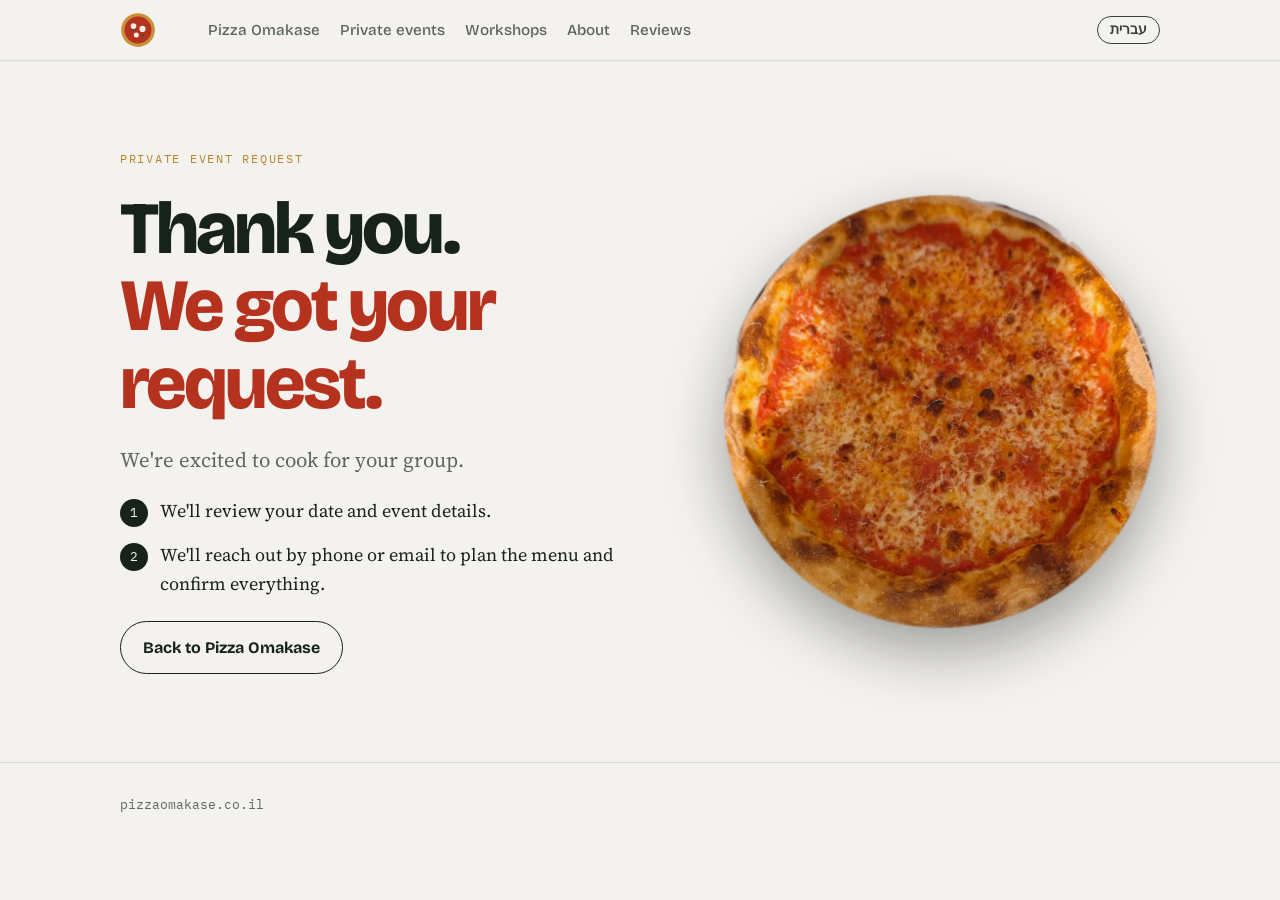
<file: request-received.html>
<!doctype html>
<html lang="en">
<head>
<meta charset="utf-8">
<meta name="viewport" content="width=device-width,initial-scale=1,viewport-fit=cover">
<meta name="robots" content="noindex">
<title data-he="הבקשה התקבלה · פיצה אומקאסה">Request received · Pizza Omakase</title>
<link rel="icon" href="favicon.svg" type="image/svg+xml">
<meta name="theme-color" content="#B5321F">
<link rel="preconnect" href="https://fonts.googleapis.com">
<link rel="preconnect" href="https://fonts.gstatic.com" crossorigin>
<link rel="stylesheet" href="https://fonts.googleapis.com/css2?family=Bricolage+Grotesque:opsz,wght@12..96,500;12..96,700;12..96,800&family=Source+Serif+4:ital,opsz,wght@0,8..60,400;0,8..60,600;1,8..60,400&family=IBM+Plex+Mono:wght@400;500&display=swap">
<link rel="stylesheet" href="https://fonts.googleapis.com/css2?family=Rubik:wght@400;500;600;700;800&family=Frank+Ruhl+Libre:wght@400;500;700&display=swap">
<link rel="stylesheet" href="i18n.css?v=b4e3d03b">
<script src="i18n.js?v=b269d861"></script>
<style>
/* Layout: one long counter-service scroll — hero → the tasting card → the pies → dates → book → private events.
   Palette: basil-ink on a cool flour-dusted marble, crust gold for warmth, tomato reserved for actions. */
:root{
  --bg:#F3F2EE;
  --surface:#FFFFFF;
  --ink:#18221C;
  --muted:#5B655E;
  --line:#D9DAD3;
  --crust:#B9852F;
  --tomato:#B5321F;
  --tomato-ink:#FFFFFF;
  --basil:#2F5A3B;
  --soft:#E8E7E0;
  --display:"Bricolage Grotesque", "Helvetica Neue", Arial, sans-serif;
  --body:"Source Serif 4", Georgia, "Times New Roman", serif;
  --mono:"IBM Plex Mono", ui-monospace, Menlo, Consolas, monospace;
  --radius:6px;
}
@media (prefers-color-scheme: dark){
  :root:not([data-theme="light"]){
    --bg:#121714; --surface:#1A211C; --ink:#ECEDE7; --muted:#A3ABA4; --line:#2E3832;
    --crust:#D9A84E; --tomato:#E0553C; --tomato-ink:#160C09; --basil:#7FB28C; --soft:#212A24;
    color-scheme:dark;
  }
}
:root[data-theme="dark"]{
  --bg:#121714; --surface:#1A211C; --ink:#ECEDE7; --muted:#A3ABA4; --line:#2E3832;
  --crust:#D9A84E; --tomato:#E0553C; --tomato-ink:#160C09; --basil:#7FB28C; --soft:#212A24;
  color-scheme:dark;
}

*{box-sizing:border-box}
html{scroll-behavior:smooth}
@media (prefers-reduced-motion: reduce){html{scroll-behavior:auto} *{transition:none!important;animation:none!important}}
body{background:var(--bg);color:var(--ink);font-family:var(--body);font-size:18px;line-height:1.6;margin:0}
.wrap{max-width:1120px;margin:0 auto;padding-inline:clamp(16px,4vw,40px)}
h1,h2,h3{font-family:var(--display);line-height:1.05;margin:0;text-wrap:balance;letter-spacing:-.02em}
h2{font-size:clamp(2rem,4.6vw,3.2rem);font-weight:800}
h3{font-size:1.3rem;font-weight:700;letter-spacing:-.01em}
p{margin:0}
a{color:inherit}
.eyebrow{font-family:var(--mono);font-size:.78rem;letter-spacing:.14em;text-transform:uppercase;color:var(--crust)}
.lede{font-size:1.3rem;color:var(--muted);max-width:42ch;line-height:1.45}
.copy .lede:first-of-type{color:var(--ink)}
:focus-visible{outline:2px solid var(--tomato);outline-offset:3px}

/* header */
header.top{position:sticky;top:env(safe-area-inset-top,0px);z-index:10;background:color-mix(in srgb,var(--bg) 88%,transparent);backdrop-filter:blur(8px);border-bottom:1px solid var(--line)}
header.top .wrap{display:flex;align-items:center;justify-content:space-between;gap:16px;padding-block:12px}
.mark{font-family:var(--display);font-weight:800;font-size:1.15rem;letter-spacing:-.02em;text-decoration:none;display:flex;align-items:baseline;gap:8px}
.mark img{display:block;width:36px;height:36px;transition:transform .3s}.mark:hover img{transform:rotate(-20deg)}
.mark small{font-family:var(--mono);font-weight:400;font-size:.68rem;color:var(--muted);letter-spacing:.08em}
nav.links{display:flex;gap:20px;font-family:var(--display);font-weight:500;font-size:.95rem}
nav.links a{text-decoration:none;color:var(--muted)}
nav.links a:hover,nav.links a[aria-current]{color:var(--ink)}
nav.links a,.mark{white-space:nowrap}
@media (max-width:760px){nav.links .opt{display:none}}
@media (max-width:480px){nav.links{gap:12px;font-size:.85rem}.mark{font-size:1rem}header.top .wrap{gap:10px}}

.btn{display:inline-flex;align-items:center;gap:8px;font-family:var(--display);font-weight:700;font-size:1rem;padding:13px 22px;border-radius:999px;border:1.5px solid var(--ink);background:transparent;color:var(--ink);text-decoration:none;cursor:pointer;transition:transform .15s ease, background .15s ease}
.btn:hover{transform:translateY(-1px)}
.btn.primary{background:var(--tomato);border-color:var(--tomato);color:var(--tomato-ink)}
.btn.small{padding:8px 16px;font-size:.9rem}

/* hero */
.hero{padding-block:clamp(40px,7vw,88px) clamp(40px,6vw,72px)}
.hero .wrap{display:grid;grid-template-columns:1.05fr .95fr;gap:clamp(28px,5vw,64px);align-items:center}
.hero h1{font-size:clamp(3.4rem,10vw,7.4rem);font-weight:800;letter-spacing:-.045em}
.hero h1 em{font-style:normal;color:var(--tomato)}
.hero .copy{display:flex;flex-direction:column;gap:24px;min-width:0}
.hero .ctas{display:flex;flex-wrap:wrap;gap:12px}
.hero figure{margin:0;position:relative}
.hero figure img{display:block;width:100%;height:auto;filter:drop-shadow(0 24px 30px rgba(0,0,0,.35))}
.hero figure figcaption{position:absolute;left:-6px;bottom:8%;background:var(--surface);border:1px solid var(--line);padding:10px 14px;border-radius:var(--radius);font-family:var(--mono);font-size:.78rem;color:var(--muted);max-width:75%}
.hero figure figcaption b{display:block;font-family:var(--display);font-size:1rem;color:var(--ink);font-weight:700}
@media (max-width:820px){.hero .wrap{grid-template-columns:1fr}.hero figure{max-width:440px;justify-self:center;width:100%}}

section{padding-block:clamp(56px,8vw,96px)}
section.alt{background:var(--soft)}
.sec-head{display:flex;flex-direction:column;gap:14px;margin-bottom:clamp(28px,4vw,44px)}
.fine{font-size:.92rem;color:var(--muted)}

/* tasting card */
.about{display:grid;grid-template-columns:1fr 1fr;gap:clamp(28px,5vw,64px);align-items:start}
.about .text{display:flex;flex-direction:column;gap:18px;min-width:0}
.card-menu{background:var(--surface);border:1px solid var(--line);border-radius:var(--radius);padding:clamp(22px,3vw,34px);display:flex;flex-direction:column;gap:6px}
.card-menu .head{display:flex;justify-content:space-between;align-items:baseline;border-bottom:2px solid var(--ink);padding-bottom:12px;margin-bottom:6px;gap:12px}
.card-menu .head h3{font-size:1.5rem}
.card-menu .head span{font-family:var(--mono);font-size:.75rem;color:var(--muted);text-transform:uppercase;letter-spacing:.1em}
.course{display:grid;grid-template-columns:3.2ch 1fr;gap:14px;padding-block:11px;border-bottom:1px dashed var(--line)}
.course:last-of-type{border-bottom:0}
.course .n{font-family:var(--mono);font-size:.85rem;color:var(--crust);padding-top:3px;font-variant-numeric:tabular-nums}
.course b{font-family:var(--display);font-weight:700;font-size:1.05rem;display:block}
.course small{color:var(--muted);font-size:.95rem}
.course.pie b{color:var(--ink)}
.card-menu .foot{margin-top:10px;padding-top:12px;border-top:2px solid var(--ink);font-family:var(--mono);font-size:.8rem;color:var(--basil);display:flex;gap:8px;align-items:center}
@media (max-width:820px){.about{grid-template-columns:1fr}}

/* gallery */
.includes-card{background:#18221C;color:#F3F2EE;border:1px solid rgba(255,255,255,.08);border-radius:14px;padding:20px 24px;max-width:26rem}
.includes-card .label{font-family:var(--mono);font-size:1rem;letter-spacing:.14em;text-transform:uppercase;color:#D9A84E;margin-bottom:12px}
.includes{list-style:none;margin:0;padding:0;display:flex;flex-direction:column;gap:6px;font-family:var(--body);font-weight:400;font-size:1.25rem}
.includes li{display:flex;align-items:center;gap:12px}
.includes li::before{content:"";width:10px;height:10px;border-radius:50%;background:#E0553C;flex:none}
.pies{display:grid;grid-template-columns:repeat(3,1fr);gap:clamp(20px,4vw,56px);max-width:1040px;margin-inline:auto;align-items:end}
.pies figure{margin:0;display:flex;flex-direction:column;align-items:center;gap:14px;min-width:0}
.pies figcaption{font-family:var(--display);font-weight:700;font-size:1.15rem;text-align:center}
@media (max-width:700px){.pies{grid-template-columns:1fr;max-width:380px}}
.pies img{width:100%;height:auto;display:block;min-width:0;filter:drop-shadow(0 20px 24px rgba(0,0,0,.3))}
.about-grid{display:grid;grid-template-columns:1.1fr .9fr;gap:clamp(28px,5vw,64px);align-items:center}
.about-copy{display:flex;flex-direction:column;gap:18px;min-width:0}
.about-copy p{font-size:1.15rem;max-width:52ch}
.about-copy .ctas{display:flex;flex-wrap:wrap;gap:12px;margin-top:8px}
.about-photo{margin:0}
.about-photo img{width:100%;height:auto;aspect-ratio:4/5;object-fit:cover;object-position:50% 25%;border-radius:var(--radius);display:block}
@media (max-width:820px){.about-grid{grid-template-columns:1fr}.about-photo{max-width:440px}}
.gallery{display:grid;grid-template-columns:repeat(4,1fr);gap:14px}
.gallery img{min-width:0}
.form-title{font-size:2rem}
.gallery figure{margin:0;display:flex;flex-direction:column;gap:10px;min-width:0}
.gallery img{width:100%;height:auto;aspect-ratio:3/4;object-fit:cover;border-radius:var(--radius);display:block}
.gallery figcaption{font-family:var(--display);font-weight:600;font-size:1rem}
.gallery figcaption span{display:block;font-family:var(--body);font-weight:400;color:var(--muted);font-size:.92rem}
@media (max-width:900px){.gallery{grid-template-columns:repeat(2,1fr)}}

/* evenings */
.notice{font-family:var(--mono);font-size:.82rem;color:var(--muted);background:var(--surface);border:1px dashed var(--line);border-radius:var(--radius);padding:10px 14px;margin-bottom:18px}
.events{display:flex;flex-direction:column;border-top:2px solid var(--ink)}
.event{display:grid;grid-template-columns:92px 1fr auto;gap:clamp(14px,3vw,32px);align-items:center;padding-block:22px;border-bottom:1px solid var(--line)}
.date{display:flex;flex-direction:column;align-items:flex-start;line-height:1}
.date .dow{font-family:var(--mono);font-size:.75rem;text-transform:uppercase;letter-spacing:.12em;color:var(--muted)}
.date .day{font-family:var(--display);font-weight:800;font-size:2.6rem;letter-spacing:-.04em;font-variant-numeric:tabular-nums}
.date .mon{font-family:var(--mono);font-size:.8rem;text-transform:uppercase;letter-spacing:.12em;color:var(--crust)}
.event .info{display:flex;flex-direction:column;gap:4px;min-width:0}
.event .info h3{font-size:1.25rem}
.event .meta{color:var(--muted);font-size:.98rem}
.pill{display:inline-block;font-family:var(--mono);font-size:.72rem;text-transform:uppercase;letter-spacing:.08em;padding:3px 9px;border-radius:999px;border:1px solid currentColor}
.pill.open{color:var(--basil)}
.pill.few{color:var(--crust)}
.pill.full{color:var(--muted)}
.event .act{display:flex;flex-direction:column;align-items:flex-end;gap:8px}
.empty{padding:28px 0;color:var(--muted)}
@media (max-width:640px){.event{grid-template-columns:64px 1fr}.event .act{grid-column:1/-1;flex-direction:row;justify-content:space-between;align-items:center}.date .day{font-size:2.1rem}}

/* forms */
.forms{display:grid;grid-template-columns:1fr 1fr;gap:clamp(24px,4vw,48px);align-items:start}
@media (max-width:900px){.forms{grid-template-columns:1fr}}
form.panel{background:var(--surface);border:1px solid var(--line);border-radius:var(--radius);padding:clamp(22px,3vw,34px);display:flex;flex-direction:column;gap:16px;min-width:0}
form.panel .ph{display:flex;flex-direction:column;gap:6px;margin-bottom:4px}
form.panel .ph p{color:var(--muted);font-size:1rem}
.row{display:grid;grid-template-columns:1fr 1fr;gap:14px}
@media (max-width:520px){.row{grid-template-columns:1fr}}
.field{display:flex;flex-direction:column;gap:6px;min-width:0}
label{font-family:var(--display);font-weight:600;font-size:.92rem}
label .opt{font-family:var(--body);font-weight:400;color:var(--muted)}
input,select,textarea{font:inherit;font-size:1rem;color:var(--ink);background:var(--bg);border:1px solid var(--line);border-radius:var(--radius);padding:11px 12px;width:100%}
textarea{min-height:96px;resize:vertical}
input:focus,select:focus,textarea:focus{outline:2px solid var(--basil);outline-offset:0;border-color:transparent}
.status{font-size:.98rem;padding:12px 14px;border-radius:var(--radius);background:var(--soft)}
.status.ok{border-left:3px solid var(--basil)}
.status.err{border-left:3px solid var(--tomato)}
.hp{position:absolute;left:-9999px}

/* faq */
.faq{display:grid;grid-template-columns:repeat(3,1fr);gap:clamp(20px,3vw,40px)}
.faq div{display:flex;flex-direction:column;gap:8px;min-width:0}
.faq p{color:var(--muted);font-size:1rem}
@media (max-width:820px){.faq{grid-template-columns:1fr}}

footer{border-top:1px solid var(--line);padding-block:32px}
footer .wrap{display:flex;flex-wrap:wrap;justify-content:space-between;gap:12px;font-family:var(--mono);font-size:.8rem;color:var(--muted)}

/* thank-you page */
.thanks{padding-block:clamp(40px,7vw,88px)}
.thanks .wrap{display:grid;grid-template-columns:1.1fr .9fr;gap:clamp(28px,5vw,64px);align-items:center}
.thanks h1{font-size:clamp(2.6rem,7vw,4.6rem);font-weight:800;letter-spacing:-.04em}
.thanks h1 em{font-style:normal;color:var(--tomato)}
.thanks .copy{display:flex;flex-direction:column;gap:22px;min-width:0}
.thanks figure{margin:0}
.thanks figure img{display:block;width:100%;height:auto;filter:drop-shadow(0 24px 30px rgba(0,0,0,.35))}
.next{list-style:none;margin:0;padding:0;display:flex;flex-direction:column;gap:14px}
.next li{display:grid;grid-template-columns:28px 1fr;gap:12px;align-items:start}
.next .n{font-family:var(--mono);font-size:.8rem;width:28px;height:28px;border-radius:50%;display:grid;place-items:center;background:var(--ink);color:var(--bg);margin-top:2px}
.note{max-width:640px;margin-inline:auto}
.note form{display:flex;flex-direction:column;gap:16px}
@media (max-width:820px){.thanks .wrap{grid-template-columns:1fr}.thanks figure{max-width:240px;justify-self:center;width:100%;order:-1}}
@media (max-width:560px){header.top .wrap{flex-wrap:wrap;row-gap:6px}nav.links{width:100%;justify-content:space-between;gap:8px}}
@media (max-width:430px){nav.links{flex-wrap:wrap;justify-content:flex-start;column-gap:16px;row-gap:4px}}
</style>
</head>
<body>
<header class="top">
  <div class="wrap">
    <a class="mark" href="./" aria-label="Pizza Omakase home" data-he-aria-label="פיצה אומקאסה – דף הבית"><img src="favicon.svg" alt="Pizza Omakase" data-he-alt="פיצה אומקאסה" width="36" height="36"></a>
    <nav class="links" aria-label="Main" data-he-aria-label="ראשי">
      <a href="./#dates" data-he="פיצה אומקאסה">Pizza Omakase</a>
      <a href="private-events.html" data-he="אירועים פרטיים">Private events</a>
      <a href="workshops.html" data-he="סדנאות">Workshops</a>
      <a href="./#about" data-he="אודות">About</a>
      <a href="reviews.html" data-he="המלצות">Reviews</a>
    </nav>
  </div>
</header>

<main>
  <div class="thanks">
    <div class="wrap">
      <div class="copy">
        <p class="eyebrow" data-he="בקשה לאירוע פרטי">Private event request</p>
        <h1 data-he="תודה.<br><em>הבקשה שלכם התקבלה.</em>">Thank you.<br><em>We got your request.</em></h1>
        <p class="lede" data-he="מתרגשים לבשל לקבוצה שלכם.">We're excited to cook for your group.</p>
        <ul class="next">
          <li><span class="n">1</span><p data-he="נעבור על התאריך ועל פרטי האירוע.">We'll review your date and event details.</p></li>
          <li><span class="n">2</span><p data-he="ניצור איתכם קשר בטלפון או במייל כדי לתכנן יחד את התפריט ולסגור את כל הפרטים.">We'll reach out by phone or email to plan the menu and confirm everything.</p></li>
        </ul>
        <div class="ctas"><a class="btn" href="./" data-he="חזרה לפיצה אומקאסה">Back to Pizza Omakase</a></div>
      </div>
      <figure>
        <img src="images/pizza-classic.webp?v=4" alt="The Classic pie" data-he-alt="הפיצה הקלאסית" width="900" height="900">
      </figure>
    </div>
  </div>
</main>

<footer>
  <div class="wrap">
    <span>pizzaomakase.co.il</span>
  </div>
</footer>
</body>
</html>
</file>
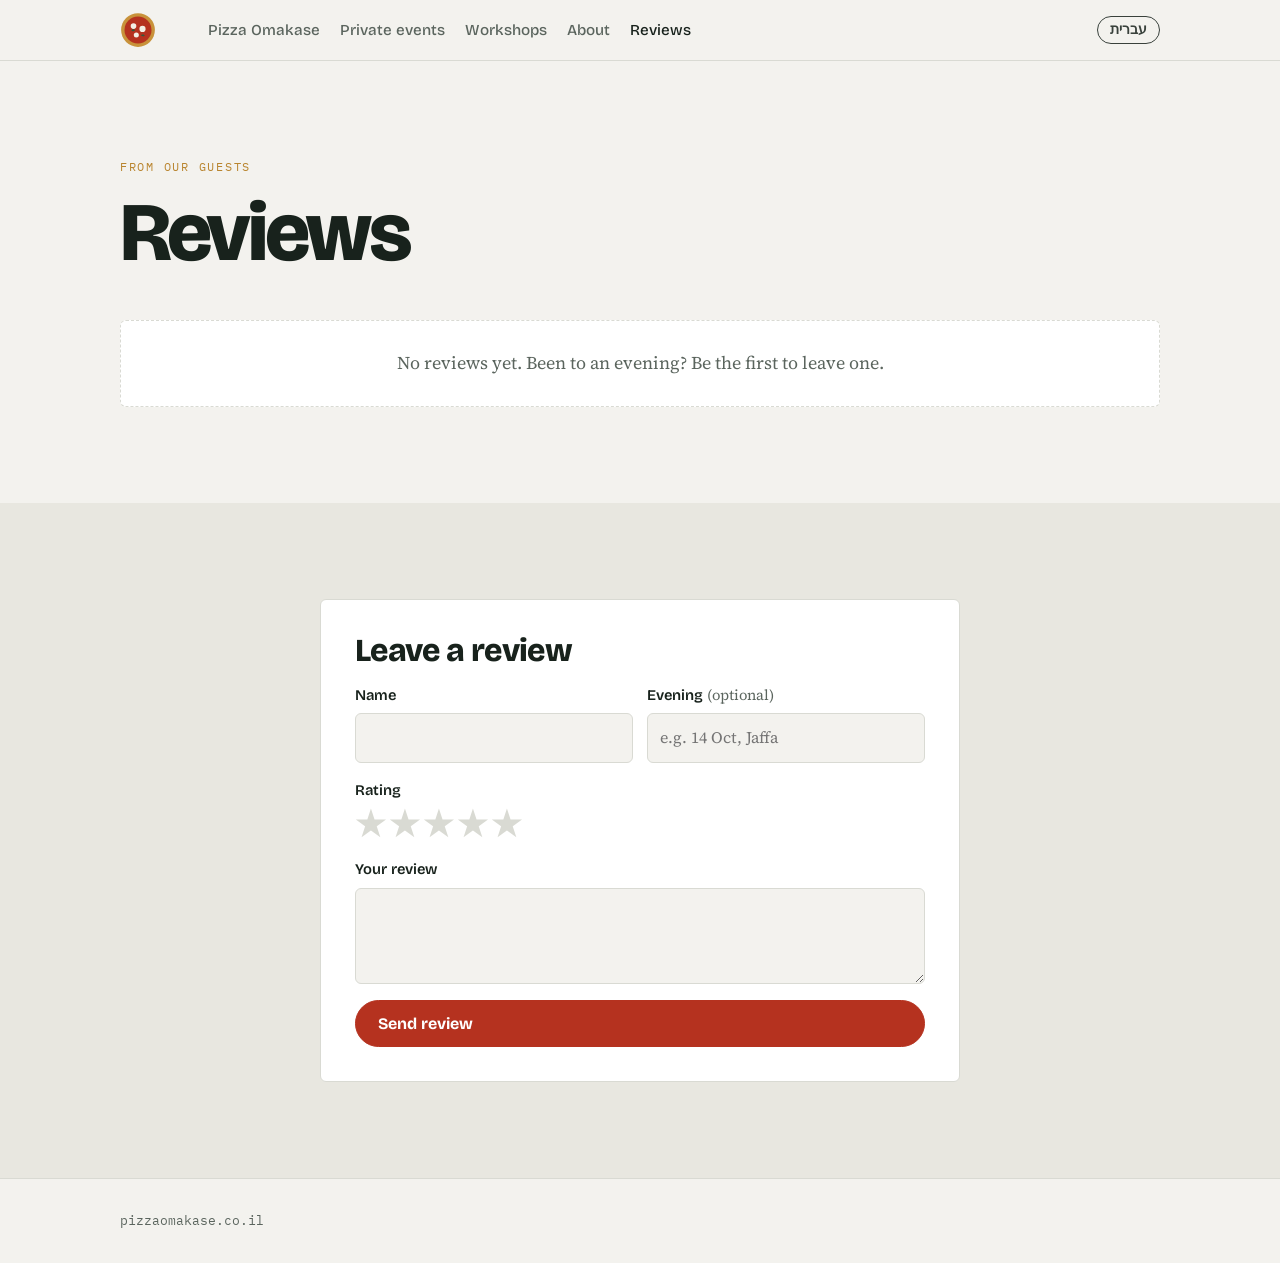
<file: reviews.html>
<!doctype html>
<html lang="en">
<head>
<meta charset="utf-8">
<meta name="viewport" content="width=device-width,initial-scale=1,viewport-fit=cover">
<meta property="og:title" content="Reviews · Pizza Omakase">
<meta property="og:image" content="https://pizzaomakase.co.il/images/originals/round-margherita-leopard.jpg">
<title data-he="המלצות · פיצה אומקאסה">Reviews · Pizza Omakase</title>
<meta name="description" content="What guests say about Pizza Omakase, a chef's-choice New York–style pizza tasting in Israel. Been to an evening? Leave a review." data-he-content="מה האורחים מספרים על פיצה אומקאסה – טעימות פיצה בסגנון ניו יורק, לפי בחירת השף. הייתם באחד הערבים? השאירו המלצה.">
<meta property="og:type" content="website">
<meta property="og:site_name" content="Pizza Omakase">
<meta property="og:description" content="What guests say about Pizza Omakase, a chef's-choice New York–style pizza tasting in Israel. Been to an evening? Leave a review." data-he-content="מה האורחים מספרים על פיצה אומקאסה – טעימות פיצה בסגנון ניו יורק, לפי בחירת השף. הייתם באחד הערבים? השאירו המלצה.">
<meta property="og:url" content="https://pizzaomakase.co.il/reviews.html">
<meta property="og:locale" content="en_IL">
<meta name="twitter:card" content="summary_large_image">
<link rel="icon" href="favicon.svg" type="image/svg+xml">
<meta name="theme-color" content="#B5321F">
<link rel="preconnect" href="https://fonts.googleapis.com">
<link rel="preconnect" href="https://fonts.gstatic.com" crossorigin>
<link rel="stylesheet" href="https://fonts.googleapis.com/css2?family=Bricolage+Grotesque:opsz,wght@12..96,500;12..96,700;12..96,800&family=Source+Serif+4:ital,opsz,wght@0,8..60,400;0,8..60,600;1,8..60,400&family=IBM+Plex+Mono:wght@400;500&display=swap">
<link rel="stylesheet" href="https://fonts.googleapis.com/css2?family=Rubik:wght@400;500;600;700;800&family=Frank+Ruhl+Libre:wght@400;500;700&display=swap">
<link rel="stylesheet" href="i18n.css?v=b4e3d03b">
<script src="i18n.js?v=b269d861"></script>
<style>
/* Layout: reviews page — heading + Google button, approved guest reviews in a two-column grid, then the leave-a-review form.
   Palette: basil-ink on a cool flour-dusted marble, crust gold for warmth, tomato reserved for actions. */
:root{
  --bg:#F3F2EE;
  --surface:#FFFFFF;
  --ink:#18221C;
  --muted:#5B655E;
  --line:#D9DAD3;
  --crust:#B9852F;
  --tomato:#B5321F;
  --tomato-ink:#FFFFFF;
  --basil:#2F5A3B;
  --soft:#E8E7E0;
  --display:"Bricolage Grotesque", "Helvetica Neue", Arial, sans-serif;
  --body:"Source Serif 4", Georgia, "Times New Roman", serif;
  --mono:"IBM Plex Mono", ui-monospace, Menlo, Consolas, monospace;
  --radius:6px;
}
@media (prefers-color-scheme: dark){
  :root:not([data-theme="light"]){
    --bg:#121714; --surface:#1A211C; --ink:#ECEDE7; --muted:#A3ABA4; --line:#2E3832;
    --crust:#D9A84E; --tomato:#E0553C; --tomato-ink:#160C09; --basil:#7FB28C; --soft:#212A24;
    color-scheme:dark;
  }
}
:root[data-theme="dark"]{
  --bg:#121714; --surface:#1A211C; --ink:#ECEDE7; --muted:#A3ABA4; --line:#2E3832;
  --crust:#D9A84E; --tomato:#E0553C; --tomato-ink:#160C09; --basil:#7FB28C; --soft:#212A24;
  color-scheme:dark;
}

*{box-sizing:border-box}
html{scroll-behavior:smooth}
@media (prefers-reduced-motion: reduce){html{scroll-behavior:auto} *{transition:none!important;animation:none!important}}
body{background:var(--bg);color:var(--ink);font-family:var(--body);font-size:18px;line-height:1.6;margin:0}
.wrap{max-width:1120px;margin:0 auto;padding-inline:clamp(16px,4vw,40px)}
h1,h2,h3{font-family:var(--display);line-height:1.05;margin:0;text-wrap:balance;letter-spacing:-.02em}
h2{font-size:clamp(2rem,4.6vw,3.2rem);font-weight:800}
h3{font-size:1.3rem;font-weight:700;letter-spacing:-.01em}
p{margin:0}
a{color:inherit}
.eyebrow{font-family:var(--mono);font-size:.78rem;letter-spacing:.14em;text-transform:uppercase;color:var(--crust)}
.lede{font-size:1.3rem;color:var(--muted);max-width:42ch;line-height:1.45}
.copy .lede:first-of-type{color:var(--ink)}
:focus-visible{outline:2px solid var(--tomato);outline-offset:3px}

/* header */
header.top{position:sticky;top:env(safe-area-inset-top,0px);z-index:10;background:color-mix(in srgb,var(--bg) 88%,transparent);backdrop-filter:blur(8px);border-bottom:1px solid var(--line)}
header.top .wrap{display:flex;align-items:center;justify-content:space-between;gap:16px;padding-block:12px}
.mark{font-family:var(--display);font-weight:800;font-size:1.15rem;letter-spacing:-.02em;text-decoration:none;display:flex;align-items:baseline;gap:8px}
.mark img{display:block;width:36px;height:36px;transition:transform .3s}.mark:hover img{transform:rotate(-20deg)}
.mark small{font-family:var(--mono);font-weight:400;font-size:.68rem;color:var(--muted);letter-spacing:.08em}
nav.links{display:flex;gap:20px;font-family:var(--display);font-weight:500;font-size:.95rem}
nav.links a{text-decoration:none;color:var(--muted)}
nav.links a:hover,nav.links a[aria-current]{color:var(--ink)}
nav.links a,.mark{white-space:nowrap}
@media (max-width:760px){nav.links .opt{display:none}}
@media (max-width:480px){nav.links{gap:12px;font-size:.85rem}.mark{font-size:1rem}header.top .wrap{gap:10px}}

.btn{display:inline-flex;align-items:center;gap:8px;font-family:var(--display);font-weight:700;font-size:1rem;padding:13px 22px;border-radius:999px;border:1.5px solid var(--ink);background:transparent;color:var(--ink);text-decoration:none;cursor:pointer;transition:transform .15s ease, background .15s ease}
.btn:hover{transform:translateY(-1px)}
.btn.primary{background:var(--tomato);border-color:var(--tomato);color:var(--tomato-ink)}
.btn.small{padding:8px 16px;font-size:.9rem}

/* hero */
.hero{padding-block:clamp(40px,7vw,88px) clamp(40px,6vw,72px)}
.hero .wrap{display:grid;grid-template-columns:1.05fr .95fr;gap:clamp(28px,5vw,64px);align-items:center}
.hero h1{font-size:clamp(3.4rem,10vw,7.4rem);font-weight:800;letter-spacing:-.045em}
.hero h1 em{font-style:normal;color:var(--tomato)}
.hero .copy{display:flex;flex-direction:column;gap:24px;min-width:0}
.hero .ctas{display:flex;flex-wrap:wrap;gap:12px}
.hero figure{margin:0;position:relative}
.hero figure img{display:block;width:100%;height:auto;filter:drop-shadow(0 24px 30px rgba(0,0,0,.35))}
.hero figure figcaption{position:absolute;left:-6px;bottom:8%;background:var(--surface);border:1px solid var(--line);padding:10px 14px;border-radius:var(--radius);font-family:var(--mono);font-size:.78rem;color:var(--muted);max-width:75%}
.hero figure figcaption b{display:block;font-family:var(--display);font-size:1rem;color:var(--ink);font-weight:700}
@media (max-width:820px){.hero .wrap{grid-template-columns:1fr}.hero figure{max-width:440px;justify-self:center;width:100%}}

section{padding-block:clamp(56px,8vw,96px)}
section.alt{background:var(--soft)}
.sec-head{display:flex;flex-direction:column;gap:14px;margin-bottom:clamp(28px,4vw,44px)}
.fine{font-size:.92rem;color:var(--muted)}

/* tasting card */
.about{display:grid;grid-template-columns:1fr 1fr;gap:clamp(28px,5vw,64px);align-items:start}
.about .text{display:flex;flex-direction:column;gap:18px;min-width:0}
.card-menu{background:var(--surface);border:1px solid var(--line);border-radius:var(--radius);padding:clamp(22px,3vw,34px);display:flex;flex-direction:column;gap:6px}
.card-menu .head{display:flex;justify-content:space-between;align-items:baseline;border-bottom:2px solid var(--ink);padding-bottom:12px;margin-bottom:6px;gap:12px}
.card-menu .head h3{font-size:1.5rem}
.card-menu .head span{font-family:var(--mono);font-size:.75rem;color:var(--muted);text-transform:uppercase;letter-spacing:.1em}
.course{display:grid;grid-template-columns:3.2ch 1fr;gap:14px;padding-block:11px;border-bottom:1px dashed var(--line)}
.course:last-of-type{border-bottom:0}
.course .n{font-family:var(--mono);font-size:.85rem;color:var(--crust);padding-top:3px;font-variant-numeric:tabular-nums}
.course b{font-family:var(--display);font-weight:700;font-size:1.05rem;display:block}
.course small{color:var(--muted);font-size:.95rem}
.course.pie b{color:var(--ink)}
.card-menu .foot{margin-top:10px;padding-top:12px;border-top:2px solid var(--ink);font-family:var(--mono);font-size:.8rem;color:var(--basil);display:flex;gap:8px;align-items:center}
@media (max-width:820px){.about{grid-template-columns:1fr}}

/* gallery */
.includes-card{background:#18221C;color:#F3F2EE;border:1px solid rgba(255,255,255,.08);border-radius:14px;padding:20px 24px;max-width:26rem}
.includes-card .label{font-family:var(--mono);font-size:1rem;letter-spacing:.14em;text-transform:uppercase;color:#D9A84E;margin-bottom:12px}
.includes{list-style:none;margin:0;padding:0;display:flex;flex-direction:column;gap:6px;font-family:var(--body);font-weight:400;font-size:1.25rem}
.includes li{display:flex;align-items:center;gap:12px}
.includes li::before{content:"";width:10px;height:10px;border-radius:50%;background:#E0553C;flex:none}
.pies{display:grid;grid-template-columns:repeat(3,1fr);gap:clamp(20px,4vw,56px);max-width:1040px;margin-inline:auto;align-items:end}
.pies figure{margin:0;display:flex;flex-direction:column;align-items:center;gap:14px;min-width:0}
.pies figcaption{font-family:var(--display);font-weight:700;font-size:1.15rem;text-align:center}
@media (max-width:700px){.pies{grid-template-columns:1fr;max-width:380px}}
.pies img{width:100%;height:auto;display:block;min-width:0;filter:drop-shadow(0 20px 24px rgba(0,0,0,.3))}
.about-grid{display:grid;grid-template-columns:1.1fr .9fr;gap:clamp(28px,5vw,64px);align-items:center}
.about-copy{display:flex;flex-direction:column;gap:18px;min-width:0}
.about-copy p{font-size:1.15rem;max-width:52ch}
.about-copy .ctas{display:flex;flex-wrap:wrap;gap:12px;margin-top:8px}
.about-photo{margin:0}
.about-photo img{width:100%;height:auto;aspect-ratio:4/5;object-fit:cover;object-position:50% 25%;border-radius:var(--radius);display:block}
@media (max-width:820px){.about-grid{grid-template-columns:1fr}.about-photo{max-width:440px}}
.gallery{display:grid;grid-template-columns:repeat(4,1fr);gap:14px}
.gallery img{min-width:0}
.form-title{font-size:2rem}
.gallery figure{margin:0;display:flex;flex-direction:column;gap:10px;min-width:0}
.gallery img{width:100%;height:auto;aspect-ratio:3/4;object-fit:cover;border-radius:var(--radius);display:block}
.gallery figcaption{font-family:var(--display);font-weight:600;font-size:1rem}
.gallery figcaption span{display:block;font-family:var(--body);font-weight:400;color:var(--muted);font-size:.92rem}
@media (max-width:900px){.gallery{grid-template-columns:repeat(2,1fr)}}

/* evenings */
.notice{font-family:var(--mono);font-size:.82rem;color:var(--muted);background:var(--surface);border:1px dashed var(--line);border-radius:var(--radius);padding:10px 14px;margin-bottom:18px}
.events{display:flex;flex-direction:column;border-top:2px solid var(--ink)}
.event{display:grid;grid-template-columns:92px 1fr auto;gap:clamp(14px,3vw,32px);align-items:center;padding-block:22px;border-bottom:1px solid var(--line)}
.date{display:flex;flex-direction:column;align-items:flex-start;line-height:1}
.date .dow{font-family:var(--mono);font-size:.75rem;text-transform:uppercase;letter-spacing:.12em;color:var(--muted)}
.date .day{font-family:var(--display);font-weight:800;font-size:2.6rem;letter-spacing:-.04em;font-variant-numeric:tabular-nums}
.date .mon{font-family:var(--mono);font-size:.8rem;text-transform:uppercase;letter-spacing:.12em;color:var(--crust)}
.event .info{display:flex;flex-direction:column;gap:4px;min-width:0}
.event .info h3{font-size:1.25rem}
.event .meta{color:var(--muted);font-size:.98rem}
.pill{display:inline-block;font-family:var(--mono);font-size:.72rem;text-transform:uppercase;letter-spacing:.08em;padding:3px 9px;border-radius:999px;border:1px solid currentColor}
.pill.open{color:var(--basil)}
.pill.few{color:var(--crust)}
.pill.full{color:var(--muted)}
.event .act{display:flex;flex-direction:column;align-items:flex-end;gap:8px}
.empty{padding:28px 0;color:var(--muted)}
@media (max-width:640px){.event{grid-template-columns:64px 1fr}.event .act{grid-column:1/-1;flex-direction:row;justify-content:space-between;align-items:center}.date .day{font-size:2.1rem}}

/* forms */
.forms{display:grid;grid-template-columns:1fr 1fr;gap:clamp(24px,4vw,48px);align-items:start}
@media (max-width:900px){.forms{grid-template-columns:1fr}}
form.panel{background:var(--surface);border:1px solid var(--line);border-radius:var(--radius);padding:clamp(22px,3vw,34px);display:flex;flex-direction:column;gap:16px;min-width:0}
form.panel .ph{display:flex;flex-direction:column;gap:6px;margin-bottom:4px}
form.panel .ph p{color:var(--muted);font-size:1rem}
.row{display:grid;grid-template-columns:1fr 1fr;gap:14px}
@media (max-width:520px){.row{grid-template-columns:1fr}}
.field{display:flex;flex-direction:column;gap:6px;min-width:0}
label{font-family:var(--display);font-weight:600;font-size:.92rem}
label .opt{font-family:var(--body);font-weight:400;color:var(--muted)}
input,select,textarea{font:inherit;font-size:1rem;color:var(--ink);background:var(--bg);border:1px solid var(--line);border-radius:var(--radius);padding:11px 12px;width:100%}
textarea{min-height:96px;resize:vertical}
input:focus,select:focus,textarea:focus{outline:2px solid var(--basil);outline-offset:0;border-color:transparent}
.status{font-size:.98rem;padding:12px 14px;border-radius:var(--radius);background:var(--soft)}
.status.ok{border-left:3px solid var(--basil)}
.status.err{border-left:3px solid var(--tomato)}
.hp{position:absolute;left:-9999px}

/* faq */
.faq{display:grid;grid-template-columns:repeat(3,1fr);gap:clamp(20px,3vw,40px)}
.faq div{display:flex;flex-direction:column;gap:8px;min-width:0}
.faq p{color:var(--muted);font-size:1rem}
@media (max-width:820px){.faq{grid-template-columns:1fr}}

footer{border-top:1px solid var(--line);padding-block:32px}
footer .wrap{display:flex;flex-wrap:wrap;justify-content:space-between;gap:12px;font-family:var(--mono);font-size:.8rem;color:var(--muted)}

@media (max-width:560px){header.top .wrap{flex-wrap:wrap;row-gap:6px}nav.links{width:100%;justify-content:space-between;gap:8px}}
@media (max-width:430px){nav.links{flex-wrap:wrap;justify-content:flex-start;column-gap:16px;row-gap:4px}}

/* reviews page */
[hidden]{display:none!important}
.rv-head{display:flex;flex-wrap:wrap;align-items:end;justify-content:space-between;gap:20px;margin-bottom:clamp(28px,4vw,44px)}
.rv-head .copy{display:flex;flex-direction:column;gap:12px;min-width:0}
.rv-head h1{font-size:clamp(2.8rem,8vw,5.2rem);font-weight:800;letter-spacing:-.04em}
.rv-head h1 em{font-style:normal;color:var(--tomato)}
.reviews{display:grid;grid-template-columns:repeat(2,1fr);gap:clamp(16px,3vw,28px)}
@media (max-width:760px){.reviews{grid-template-columns:1fr}}
.review{margin:0;padding:clamp(20px,3vw,28px);background:var(--surface);border:1px solid var(--line);border-radius:var(--radius);display:flex;flex-direction:column;gap:12px;min-width:0}
.review blockquote{margin:0;font-size:1.08rem;line-height:1.55}
.review figcaption{font-family:var(--display);font-weight:600;font-size:.95rem;display:flex;flex-wrap:wrap;gap:4px 10px;align-items:baseline}
.review figcaption span{font-family:var(--mono);font-weight:400;font-size:.75rem;color:var(--muted);letter-spacing:.06em;text-transform:uppercase}
.stars{color:var(--crust);letter-spacing:.12em;font-size:1.05rem}
.stars .off{color:var(--line)}
.reviews .empty{grid-column:1/-1;padding:28px;background:var(--surface);border:1px dashed var(--line);border-radius:var(--radius);text-align:center}
.review-form{max-width:640px;margin-inline:auto}
fieldset.rating{border:0;margin:0;padding:0;min-width:0}
fieldset.rating legend{font-family:var(--display);font-weight:600;font-size:.92rem;padding:0;margin-bottom:6px}
.rate{display:flex;flex-direction:row-reverse;justify-content:flex-end;gap:4px}
.rate input{position:absolute;opacity:0;width:1px;height:1px}
.rate label{font-size:2.1rem;line-height:1;color:var(--line);cursor:pointer;font-family:var(--body)}
.rate input:checked ~ label,.rate label:hover,.rate label:hover ~ label{color:var(--crust)}
.rate input:focus-visible + label{outline:2px solid var(--tomato);outline-offset:2px;border-radius:4px}
</style>

</head>
<body>
<header class="top">
  <div class="wrap">
    <a class="mark" href="./" aria-label="Pizza Omakase home" data-he-aria-label="פיצה אומקאסה – דף הבית"><img src="favicon.svg" alt="Pizza Omakase" data-he-alt="פיצה אומקאסה" width="36" height="36"></a>
    <nav class="links" aria-label="Main" data-he-aria-label="ראשי">
      <a href="./#dates" data-he="פיצה אומקאסה">Pizza Omakase</a>
      <a href="private-events.html" data-he="אירועים פרטיים">Private events</a>
      <a href="workshops.html" data-he="סדנאות">Workshops</a>
      <a href="./#about" data-he="אודות">About</a>
      <a href="reviews.html" aria-current="page" data-he="המלצות">Reviews</a>
    </nav>
  </div>
</header>

<main>
  <section>
    <div class="wrap">
      <div class="rv-head">
        <div class="copy">
          <p class="eyebrow" data-he="מהאורחים שלנו">From our guests</p>
          <h1 data-he="המלצות">Reviews</h1>
        </div>
        <a class="btn" id="googleReview" href="#" target="_blank" rel="noopener" hidden data-he="דרגו אותנו בגוגל">Review us on Google</a>
      </div>
      <div class="reviews" id="reviewsList" aria-live="polite">
        <p class="empty" data-he="טוען המלצות…">Loading reviews…</p>
      </div>
    </div>
  </section>

  <section class="alt" id="leave-review">
    <div class="wrap">
      <form class="panel review-form" id="reviewForm" novalidate>
        <h2 class="form-title" data-he="השאירו המלצה">Leave a review</h2>
        <div class="row">
          <div class="field"><label for="v-name" data-he="שם">Name</label><input id="v-name" name="name" autocomplete="name" required></div>
          <div class="field"><label for="v-when" data-he="ערב <span class=&quot;opt&quot;>(לא חובה)</span>">Evening <span class="opt">(optional)</span></label><input id="v-when" name="evening" placeholder="e.g. 14 Oct, Jaffa" data-he-placeholder="לדוגמה: 14 באוקטובר, יפו"></div>
        </div>
        <fieldset class="rating">
          <legend data-he="דירוג">Rating</legend>
          <div class="rate">
            <input type="radio" id="v-r5" name="rating" value="5" required><label for="v-r5" title="5 stars" data-he-title="5 כוכבים">★</label>
            <input type="radio" id="v-r4" name="rating" value="4"><label for="v-r4" title="4 stars" data-he-title="4 כוכבים">★</label>
            <input type="radio" id="v-r3" name="rating" value="3"><label for="v-r3" title="3 stars" data-he-title="3 כוכבים">★</label>
            <input type="radio" id="v-r2" name="rating" value="2"><label for="v-r2" title="2 stars" data-he-title="2 כוכבים">★</label>
            <input type="radio" id="v-r1" name="rating" value="1"><label for="v-r1" title="1 star" data-he-title="כוכב אחד">★</label>
          </div>
        </fieldset>
        <div class="field">
          <label for="v-text" data-he="ההמלצה שלכם">Your review</label>
          <textarea id="v-text" name="review" required></textarea>
        </div>
        <input class="hp" type="checkbox" name="botcheck" tabindex="-1" autocomplete="off" aria-hidden="true">
        <button class="btn primary" type="submit" data-he="שליחת המלצה">Send review</button>
        <p class="status" role="status" hidden></p>
      </form>
    </div>
  </section>
</main>

<footer>
  <div class="wrap">
    <span>pizzaomakase.co.il</span>
  </div>
</footer>

<script>
/* ===================== SETTINGS =====================
   Reviews go live immediately, no approval step.
   Each review is sent to the Google Form "Pizza Omakase reviews", which writes it to the
   Google Sheet "Pizza Omakase – Reviews" (tab Form Responses 1). That tab, published as CSV,
   is REVIEWS_CSV_URL. To edit a review, change it in the sheet; to remove one, delete its row.
   Columns: timestamp | name | evening | rating | review
   GOOGLE_REVIEW_URL: the "Ask for reviews" link from your Google Business Profile.
                      Leave "" to hide the "Review us on Google" button.
   You also get each new review by email through Web3Forms.
====================================================== */
const REVIEWS_CSV_URL   = "https://docs.google.com/spreadsheets/d/e/2PACX-1vR0hCF4Jb0p4aAQwqCRU9HJRKhOC3VKh_laD6vjMONOe_mH-n77vOn5Kjub47C_uRFn5TxEscZZkywe/pub?gid=686113116&single=true&output=csv";  // sheet "Pizza Omakase – Reviews"
const REVIEW_FORM_POST  = "https://docs.google.com/forms/d/e/1FAIpQLSd8yhtM70KyNB6E81w9b1LcjWM6LQhD7ArglpmzzLjLwoU2nA/formResponse";
const REVIEW_FIELDS     = {name:"entry.1103815916", evening:"entry.1308335301", rating:"entry.1614488545", review:"entry.1998469437"};
const GOOGLE_REVIEW_URL = "";
const WEB3FORMS_KEY     = "0ec3b494-e699-4ae4-8686-b59944bfb0a0";

function parseCSV(text){
  const rows=[];let row=[],cell="",q=false;
  for(let i=0;i<text.length;i++){
    const c=text[i];
    if(q){ if(c==='"'){ if(text[i+1]==='"'){cell+='"';i++} else q=false } else cell+=c; }
    else if(c==='"') q=true;
    else if(c===','){row.push(cell);cell=""}
    else if(c==='\n'||c==='\r'){ if(c==='\r'&&text[i+1]==='\n')i++; row.push(cell);rows.push(row);row=[];cell="" }
    else cell+=c;
  }
  if(cell!==""||row.length){row.push(cell);rows.push(row)}
  const head=(rows.shift()||[]).map(h=>h.trim().toLowerCase().replace(/\s+/g,"_"));
  return rows.filter(r=>r.some(v=>v.trim())).map(r=>Object.fromEntries(head.map((h,i)=>[h,(r[i]||"").trim()])));
}

/* Reviews just sent from this page show right away, before the published sheet refreshes (~5 min). */
const pending=[];
async function loadReviews(){
  const list=document.getElementById("reviewsList");
  const g=document.getElementById("googleReview");
  if(GOOGLE_REVIEW_URL){g.href=GOOGLE_REVIEW_URL;g.hidden=false}
  let rows=[];
  if(REVIEWS_CSV_URL){
    try{const res=await fetch(REVIEWS_CSV_URL,{cache:"no-store"});if(res.ok) rows=parseCSV(await res.text())}catch(e){}
  }
  const when=r=>{const m=(r.timestamp||"").match(/^(\d{1,2})\/(\d{1,2})\/(\d{4})/);return m?new Date(+m[3],m[1]-1,+m[2]):null};
  const shown=rows.filter(r=>(r.review||"").trim()).map(r=>({...r,_d:when(r)})).sort((a,b)=>(b._d||0)-(a._d||0));
  shown.unshift(...pending.filter(p=>!shown.some(r=>r.review===p.review&&r.name===p.name)));
  list.textContent="";
  if(!shown.length){
    const p=document.createElement("p");p.className="empty";
    p.textContent=I18N.t("No reviews yet. Been to an evening? Be the first to leave one.");
    list.appendChild(p);return;
  }
  for(const r of shown){
    const f=document.createElement("figure");f.className="review";
    const n=Math.max(0,Math.min(5,parseInt(r.rating,10)||0));
    if(n){
      const st=document.createElement("div");st.className="stars";st.setAttribute("aria-label",I18N.t("{n} out of 5 stars",{n}));
      st.textContent="★".repeat(n);const off=document.createElement("span");off.className="off";off.textContent="★".repeat(5-n);st.appendChild(off);
      f.appendChild(st);
    }
    const q=document.createElement("blockquote");q.textContent=r.review;
    const c=document.createElement("figcaption");c.textContent=r.name||I18N.t("Guest");
    if(r._d&&!isNaN(r._d)){const s=document.createElement("span");s.textContent=r._d.toLocaleDateString(I18N.locale(),{month:"short",year:"numeric"});c.appendChild(s)}
    f.append(q,c);list.appendChild(f);
  }
}

const form=document.getElementById("reviewForm");
const status=form.querySelector(".status"), btn=form.querySelector("button[type=submit]");
form.addEventListener("submit",async ev=>{
  ev.preventDefault();
  const fail=(msg,el)=>{status.hidden=false;status.className="status err";status.textContent=msg;if(el)el.focus()};
  const nameEl=document.getElementById("v-name"), textEl=document.getElementById("v-text");
  if(!nameEl.value.trim()) return fail(I18N.t('Please fill in "{x}" before sending.',{x:document.querySelector('label[for="v-name"]').textContent.trim()}),nameEl);
  if(!form.querySelector('input[name="rating"]:checked')) return fail(I18N.t('Please choose a star rating before sending.'),document.getElementById("v-r5"));
  if(!textEl.value.trim()) return fail(I18N.t('Please write your review before sending.'),textEl);
  if(form.querySelector('[name="botcheck"]')?.checked){form.reset();return}   // spam bot filled the hidden trap field
  btn.disabled=true;btn.textContent=I18N.t("Sending…");
  try{
    const data=new FormData(form);
    const g=new FormData();
    for(const k in REVIEW_FIELDS) g.append(REVIEW_FIELDS[k],(data.get(k)||"").toString());
    await fetch(REVIEW_FORM_POST,{method:"POST",mode:"no-cors",body:g});   // publishes the review
    pending.push({name:data.get("name"),evening:data.get("evening"),rating:data.get("rating"),review:data.get("review"),_d:new Date()});
    data.append("access_key",WEB3FORMS_KEY);
    data.append("subject","Pizza Omakase · new review ("+data.get("rating")+"★)");
    data.append("from_name","Pizza Omakase website");
    fetch("https://api.web3forms.com/submit",{method:"POST",headers:{Accept:"application/json"},body:data}).catch(()=>{});  // email copy to the owner
    form.reset();
    status.hidden=false;status.className="status ok";status.textContent=I18N.t("Thank you! Your review is now on the page.");
    loadReviews();
  }catch(e){
    fail(I18N.t("Didn't go through. Please try again."));
  }finally{
    btn.disabled=false;btn.textContent=I18N.t("Send review");
  }
});
loadReviews();
document.addEventListener("langchange",loadReviews);
</script>
</body>
</html>
</file>
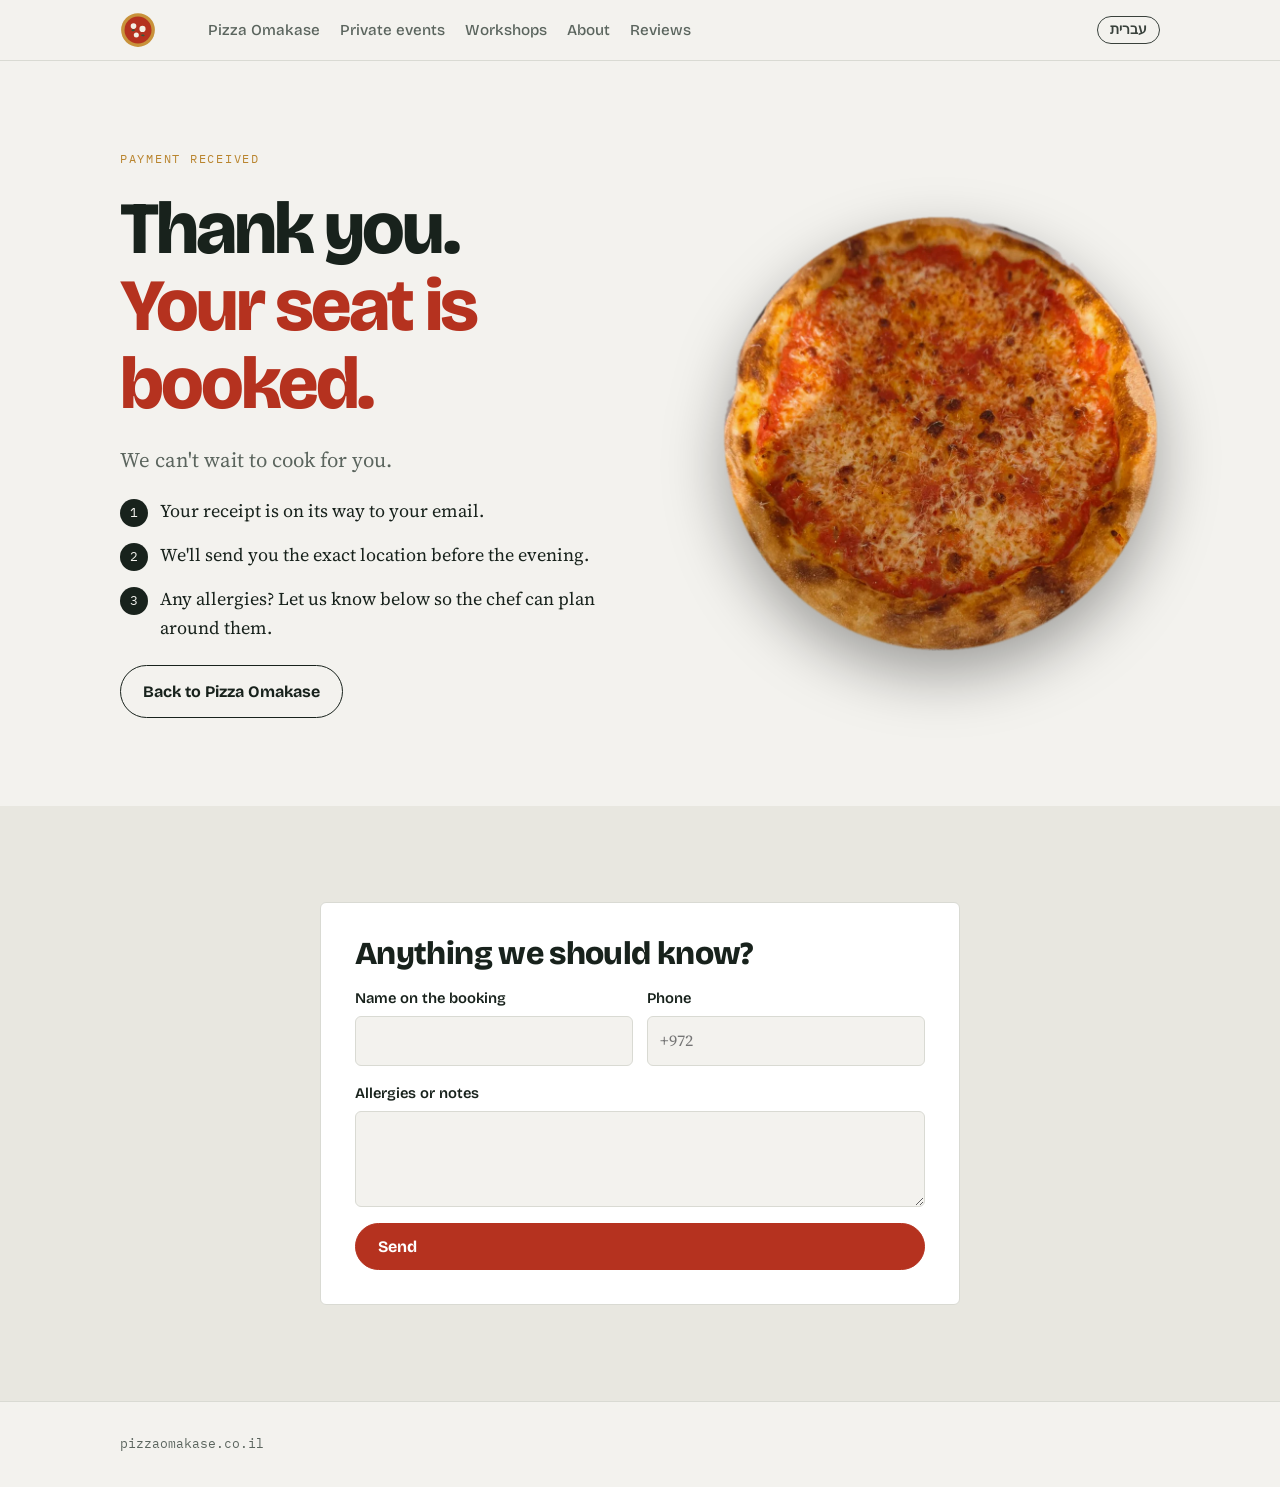
<file: thank-you.html>
<!doctype html>
<html lang="en">
<head>
<meta charset="utf-8">
<meta name="viewport" content="width=device-width,initial-scale=1,viewport-fit=cover">
<meta name="robots" content="noindex">
<title data-he="תודה · פיצה אומקאסה">Thank you · Pizza Omakase</title>
<link rel="icon" href="favicon.svg" type="image/svg+xml">
<meta name="theme-color" content="#B5321F">
<link rel="preconnect" href="https://fonts.googleapis.com">
<link rel="preconnect" href="https://fonts.gstatic.com" crossorigin>
<link rel="stylesheet" href="https://fonts.googleapis.com/css2?family=Bricolage+Grotesque:opsz,wght@12..96,500;12..96,700;12..96,800&family=Source+Serif+4:ital,opsz,wght@0,8..60,400;0,8..60,600;1,8..60,400&family=IBM+Plex+Mono:wght@400;500&display=swap">
<link rel="stylesheet" href="https://fonts.googleapis.com/css2?family=Rubik:wght@400;500;600;700;800&family=Frank+Ruhl+Libre:wght@400;500;700&display=swap">
<link rel="stylesheet" href="i18n.css?v=b4e3d03b">
<script src="i18n.js?v=b269d861"></script>
<style>
/* Layout: one long counter-service scroll — hero → the tasting card → the pies → dates → book → private events.
   Palette: basil-ink on a cool flour-dusted marble, crust gold for warmth, tomato reserved for actions. */
:root{
  --bg:#F3F2EE;
  --surface:#FFFFFF;
  --ink:#18221C;
  --muted:#5B655E;
  --line:#D9DAD3;
  --crust:#B9852F;
  --tomato:#B5321F;
  --tomato-ink:#FFFFFF;
  --basil:#2F5A3B;
  --soft:#E8E7E0;
  --display:"Bricolage Grotesque", "Helvetica Neue", Arial, sans-serif;
  --body:"Source Serif 4", Georgia, "Times New Roman", serif;
  --mono:"IBM Plex Mono", ui-monospace, Menlo, Consolas, monospace;
  --radius:6px;
}
@media (prefers-color-scheme: dark){
  :root:not([data-theme="light"]){
    --bg:#121714; --surface:#1A211C; --ink:#ECEDE7; --muted:#A3ABA4; --line:#2E3832;
    --crust:#D9A84E; --tomato:#E0553C; --tomato-ink:#160C09; --basil:#7FB28C; --soft:#212A24;
    color-scheme:dark;
  }
}
:root[data-theme="dark"]{
  --bg:#121714; --surface:#1A211C; --ink:#ECEDE7; --muted:#A3ABA4; --line:#2E3832;
  --crust:#D9A84E; --tomato:#E0553C; --tomato-ink:#160C09; --basil:#7FB28C; --soft:#212A24;
  color-scheme:dark;
}

*{box-sizing:border-box}
html{scroll-behavior:smooth}
@media (prefers-reduced-motion: reduce){html{scroll-behavior:auto} *{transition:none!important;animation:none!important}}
body{background:var(--bg);color:var(--ink);font-family:var(--body);font-size:18px;line-height:1.6;margin:0}
.wrap{max-width:1120px;margin:0 auto;padding-inline:clamp(16px,4vw,40px)}
h1,h2,h3{font-family:var(--display);line-height:1.05;margin:0;text-wrap:balance;letter-spacing:-.02em}
h2{font-size:clamp(2rem,4.6vw,3.2rem);font-weight:800}
h3{font-size:1.3rem;font-weight:700;letter-spacing:-.01em}
p{margin:0}
a{color:inherit}
.eyebrow{font-family:var(--mono);font-size:.78rem;letter-spacing:.14em;text-transform:uppercase;color:var(--crust)}
.lede{font-size:1.3rem;color:var(--muted);max-width:42ch;line-height:1.45}
.copy .lede:first-of-type{color:var(--ink)}
:focus-visible{outline:2px solid var(--tomato);outline-offset:3px}

/* header */
header.top{position:sticky;top:env(safe-area-inset-top,0px);z-index:10;background:color-mix(in srgb,var(--bg) 88%,transparent);backdrop-filter:blur(8px);border-bottom:1px solid var(--line)}
header.top .wrap{display:flex;align-items:center;justify-content:space-between;gap:16px;padding-block:12px}
.mark{font-family:var(--display);font-weight:800;font-size:1.15rem;letter-spacing:-.02em;text-decoration:none;display:flex;align-items:baseline;gap:8px}
.mark img{display:block;width:36px;height:36px;transition:transform .3s}.mark:hover img{transform:rotate(-20deg)}
.mark small{font-family:var(--mono);font-weight:400;font-size:.68rem;color:var(--muted);letter-spacing:.08em}
nav.links{display:flex;gap:20px;font-family:var(--display);font-weight:500;font-size:.95rem}
nav.links a{text-decoration:none;color:var(--muted)}
nav.links a:hover,nav.links a[aria-current]{color:var(--ink)}
nav.links a,.mark{white-space:nowrap}
@media (max-width:760px){nav.links .opt{display:none}}
@media (max-width:480px){nav.links{gap:12px;font-size:.85rem}.mark{font-size:1rem}header.top .wrap{gap:10px}}

.btn{display:inline-flex;align-items:center;gap:8px;font-family:var(--display);font-weight:700;font-size:1rem;padding:13px 22px;border-radius:999px;border:1.5px solid var(--ink);background:transparent;color:var(--ink);text-decoration:none;cursor:pointer;transition:transform .15s ease, background .15s ease}
.btn:hover{transform:translateY(-1px)}
.btn.primary{background:var(--tomato);border-color:var(--tomato);color:var(--tomato-ink)}
.btn.small{padding:8px 16px;font-size:.9rem}

/* hero */
.hero{padding-block:clamp(40px,7vw,88px) clamp(40px,6vw,72px)}
.hero .wrap{display:grid;grid-template-columns:1.05fr .95fr;gap:clamp(28px,5vw,64px);align-items:center}
.hero h1{font-size:clamp(3.4rem,10vw,7.4rem);font-weight:800;letter-spacing:-.045em}
.hero h1 em{font-style:normal;color:var(--tomato)}
.hero .copy{display:flex;flex-direction:column;gap:24px;min-width:0}
.hero .ctas{display:flex;flex-wrap:wrap;gap:12px}
.hero figure{margin:0;position:relative}
.hero figure img{display:block;width:100%;height:auto;filter:drop-shadow(0 24px 30px rgba(0,0,0,.35))}
.hero figure figcaption{position:absolute;left:-6px;bottom:8%;background:var(--surface);border:1px solid var(--line);padding:10px 14px;border-radius:var(--radius);font-family:var(--mono);font-size:.78rem;color:var(--muted);max-width:75%}
.hero figure figcaption b{display:block;font-family:var(--display);font-size:1rem;color:var(--ink);font-weight:700}
@media (max-width:820px){.hero .wrap{grid-template-columns:1fr}.hero figure{max-width:440px;justify-self:center;width:100%}}

section{padding-block:clamp(56px,8vw,96px)}
section.alt{background:var(--soft)}
.sec-head{display:flex;flex-direction:column;gap:14px;margin-bottom:clamp(28px,4vw,44px)}
.fine{font-size:.92rem;color:var(--muted)}

/* tasting card */
.about{display:grid;grid-template-columns:1fr 1fr;gap:clamp(28px,5vw,64px);align-items:start}
.about .text{display:flex;flex-direction:column;gap:18px;min-width:0}
.card-menu{background:var(--surface);border:1px solid var(--line);border-radius:var(--radius);padding:clamp(22px,3vw,34px);display:flex;flex-direction:column;gap:6px}
.card-menu .head{display:flex;justify-content:space-between;align-items:baseline;border-bottom:2px solid var(--ink);padding-bottom:12px;margin-bottom:6px;gap:12px}
.card-menu .head h3{font-size:1.5rem}
.card-menu .head span{font-family:var(--mono);font-size:.75rem;color:var(--muted);text-transform:uppercase;letter-spacing:.1em}
.course{display:grid;grid-template-columns:3.2ch 1fr;gap:14px;padding-block:11px;border-bottom:1px dashed var(--line)}
.course:last-of-type{border-bottom:0}
.course .n{font-family:var(--mono);font-size:.85rem;color:var(--crust);padding-top:3px;font-variant-numeric:tabular-nums}
.course b{font-family:var(--display);font-weight:700;font-size:1.05rem;display:block}
.course small{color:var(--muted);font-size:.95rem}
.course.pie b{color:var(--ink)}
.card-menu .foot{margin-top:10px;padding-top:12px;border-top:2px solid var(--ink);font-family:var(--mono);font-size:.8rem;color:var(--basil);display:flex;gap:8px;align-items:center}
@media (max-width:820px){.about{grid-template-columns:1fr}}

/* gallery */
.includes-card{background:#18221C;color:#F3F2EE;border:1px solid rgba(255,255,255,.08);border-radius:14px;padding:20px 24px;max-width:26rem}
.includes-card .label{font-family:var(--mono);font-size:1rem;letter-spacing:.14em;text-transform:uppercase;color:#D9A84E;margin-bottom:12px}
.includes{list-style:none;margin:0;padding:0;display:flex;flex-direction:column;gap:6px;font-family:var(--body);font-weight:400;font-size:1.25rem}
.includes li{display:flex;align-items:center;gap:12px}
.includes li::before{content:"";width:10px;height:10px;border-radius:50%;background:#E0553C;flex:none}
.pies{display:grid;grid-template-columns:repeat(3,1fr);gap:clamp(20px,4vw,56px);max-width:1040px;margin-inline:auto;align-items:end}
.pies figure{margin:0;display:flex;flex-direction:column;align-items:center;gap:14px;min-width:0}
.pies figcaption{font-family:var(--display);font-weight:700;font-size:1.15rem;text-align:center}
@media (max-width:700px){.pies{grid-template-columns:1fr;max-width:380px}}
.pies img{width:100%;height:auto;display:block;min-width:0;filter:drop-shadow(0 20px 24px rgba(0,0,0,.3))}
.about-grid{display:grid;grid-template-columns:1.1fr .9fr;gap:clamp(28px,5vw,64px);align-items:center}
.about-copy{display:flex;flex-direction:column;gap:18px;min-width:0}
.about-copy p{font-size:1.15rem;max-width:52ch}
.about-copy .ctas{display:flex;flex-wrap:wrap;gap:12px;margin-top:8px}
.about-photo{margin:0}
.about-photo img{width:100%;height:auto;aspect-ratio:4/5;object-fit:cover;object-position:50% 25%;border-radius:var(--radius);display:block}
@media (max-width:820px){.about-grid{grid-template-columns:1fr}.about-photo{max-width:440px}}
.gallery{display:grid;grid-template-columns:repeat(4,1fr);gap:14px}
.gallery img{min-width:0}
.form-title{font-size:2rem}
.gallery figure{margin:0;display:flex;flex-direction:column;gap:10px;min-width:0}
.gallery img{width:100%;height:auto;aspect-ratio:3/4;object-fit:cover;border-radius:var(--radius);display:block}
.gallery figcaption{font-family:var(--display);font-weight:600;font-size:1rem}
.gallery figcaption span{display:block;font-family:var(--body);font-weight:400;color:var(--muted);font-size:.92rem}
@media (max-width:900px){.gallery{grid-template-columns:repeat(2,1fr)}}

/* evenings */
.notice{font-family:var(--mono);font-size:.82rem;color:var(--muted);background:var(--surface);border:1px dashed var(--line);border-radius:var(--radius);padding:10px 14px;margin-bottom:18px}
.events{display:flex;flex-direction:column;border-top:2px solid var(--ink)}
.event{display:grid;grid-template-columns:92px 1fr auto;gap:clamp(14px,3vw,32px);align-items:center;padding-block:22px;border-bottom:1px solid var(--line)}
.date{display:flex;flex-direction:column;align-items:flex-start;line-height:1}
.date .dow{font-family:var(--mono);font-size:.75rem;text-transform:uppercase;letter-spacing:.12em;color:var(--muted)}
.date .day{font-family:var(--display);font-weight:800;font-size:2.6rem;letter-spacing:-.04em;font-variant-numeric:tabular-nums}
.date .mon{font-family:var(--mono);font-size:.8rem;text-transform:uppercase;letter-spacing:.12em;color:var(--crust)}
.event .info{display:flex;flex-direction:column;gap:4px;min-width:0}
.event .info h3{font-size:1.25rem}
.event .meta{color:var(--muted);font-size:.98rem}
.pill{display:inline-block;font-family:var(--mono);font-size:.72rem;text-transform:uppercase;letter-spacing:.08em;padding:3px 9px;border-radius:999px;border:1px solid currentColor}
.pill.open{color:var(--basil)}
.pill.few{color:var(--crust)}
.pill.full{color:var(--muted)}
.event .act{display:flex;flex-direction:column;align-items:flex-end;gap:8px}
.empty{padding:28px 0;color:var(--muted)}
@media (max-width:640px){.event{grid-template-columns:64px 1fr}.event .act{grid-column:1/-1;flex-direction:row;justify-content:space-between;align-items:center}.date .day{font-size:2.1rem}}

/* forms */
.forms{display:grid;grid-template-columns:1fr 1fr;gap:clamp(24px,4vw,48px);align-items:start}
@media (max-width:900px){.forms{grid-template-columns:1fr}}
form.panel{background:var(--surface);border:1px solid var(--line);border-radius:var(--radius);padding:clamp(22px,3vw,34px);display:flex;flex-direction:column;gap:16px;min-width:0}
form.panel .ph{display:flex;flex-direction:column;gap:6px;margin-bottom:4px}
form.panel .ph p{color:var(--muted);font-size:1rem}
.row{display:grid;grid-template-columns:1fr 1fr;gap:14px}
@media (max-width:520px){.row{grid-template-columns:1fr}}
.field{display:flex;flex-direction:column;gap:6px;min-width:0}
label{font-family:var(--display);font-weight:600;font-size:.92rem}
label .opt{font-family:var(--body);font-weight:400;color:var(--muted)}
input,select,textarea{font:inherit;font-size:1rem;color:var(--ink);background:var(--bg);border:1px solid var(--line);border-radius:var(--radius);padding:11px 12px;width:100%}
textarea{min-height:96px;resize:vertical}
input:focus,select:focus,textarea:focus{outline:2px solid var(--basil);outline-offset:0;border-color:transparent}
.status{font-size:.98rem;padding:12px 14px;border-radius:var(--radius);background:var(--soft)}
.status.ok{border-left:3px solid var(--basil)}
.status.err{border-left:3px solid var(--tomato)}
.hp{position:absolute;left:-9999px}

/* faq */
.faq{display:grid;grid-template-columns:repeat(3,1fr);gap:clamp(20px,3vw,40px)}
.faq div{display:flex;flex-direction:column;gap:8px;min-width:0}
.faq p{color:var(--muted);font-size:1rem}
@media (max-width:820px){.faq{grid-template-columns:1fr}}

footer{border-top:1px solid var(--line);padding-block:32px}
footer .wrap{display:flex;flex-wrap:wrap;justify-content:space-between;gap:12px;font-family:var(--mono);font-size:.8rem;color:var(--muted)}

/* thank-you page */
.thanks{padding-block:clamp(40px,7vw,88px)}
.thanks .wrap{display:grid;grid-template-columns:1.1fr .9fr;gap:clamp(28px,5vw,64px);align-items:center}
.thanks h1{font-size:clamp(2.6rem,7vw,4.6rem);font-weight:800;letter-spacing:-.04em}
.thanks h1 em{font-style:normal;color:var(--tomato)}
.thanks .copy{display:flex;flex-direction:column;gap:22px;min-width:0}
.thanks figure{margin:0}
.thanks figure img{display:block;width:100%;height:auto;filter:drop-shadow(0 24px 30px rgba(0,0,0,.35))}
.next{list-style:none;margin:0;padding:0;display:flex;flex-direction:column;gap:14px}
.next li{display:grid;grid-template-columns:28px 1fr;gap:12px;align-items:start}
.next .n{font-family:var(--mono);font-size:.8rem;width:28px;height:28px;border-radius:50%;display:grid;place-items:center;background:var(--ink);color:var(--bg);margin-top:2px}
.note{max-width:640px;margin-inline:auto}
.note form{display:flex;flex-direction:column;gap:16px}
@media (max-width:820px){.thanks .wrap{grid-template-columns:1fr}.thanks figure{max-width:240px;justify-self:center;width:100%;order:-1}}
@media (max-width:560px){header.top .wrap{flex-wrap:wrap;row-gap:6px}nav.links{width:100%;justify-content:space-between;gap:8px}}
@media (max-width:430px){nav.links{flex-wrap:wrap;justify-content:flex-start;column-gap:16px;row-gap:4px}}
</style>
</head>
<body>
<header class="top">
  <div class="wrap">
    <a class="mark" href="./" aria-label="Pizza Omakase home" data-he-aria-label="פיצה אומקאסה – דף הבית"><img src="favicon.svg" alt="Pizza Omakase" data-he-alt="פיצה אומקאסה" width="36" height="36"></a>
    <nav class="links" aria-label="Main" data-he-aria-label="ראשי">
      <a href="./#dates" data-he="פיצה אומקאסה">Pizza Omakase</a>
      <a href="private-events.html" data-he="אירועים פרטיים">Private events</a>
      <a href="workshops.html" data-he="סדנאות">Workshops</a>
      <a href="./#about" data-he="אודות">About</a>
      <a href="reviews.html" data-he="המלצות">Reviews</a>
    </nav>
  </div>
</header>

<main>
  <div class="thanks">
    <div class="wrap">
      <div class="copy">
        <p class="eyebrow" data-he="התשלום התקבל">Payment received</p>
        <h1 data-he="תודה.<br><em>המקום שלכם שמור.</em>">Thank you.<br><em>Your seat is booked.</em></h1>
        <p class="lede" data-he="אנחנו כבר מחכים לבשל בשבילכם.">We can't wait to cook for you.</p>
        <ul class="next">
          <li><span class="n">1</span><p data-he="הקבלה בדרך למייל שלכם.">Your receipt is on its way to your email.</p></li>
          <li><span class="n">2</span><p data-he="נשלח לכם את המיקום המדויק לפני הערב.">We'll send you the exact location before the evening.</p></li>
          <li><span class="n">3</span><p data-he="יש אלרגיות? ספרו לנו כאן למטה, והשף ייקח אותן בחשבון.">Any allergies? Let us know below so the chef can plan around them.</p></li>
        </ul>
        <div class="ctas"><a class="btn" href="./" data-he="חזרה לפיצה אומקאסה">Back to Pizza Omakase</a></div>
      </div>
      <figure>
        <img src="images/pizza-classic.webp?v=4" alt="The Classic pie" data-he-alt="הפיצה הקלאסית" width="900" height="900">
      </figure>
    </div>
  </div>

  <section class="alt">
    <div class="wrap">
      <div class="note">
        <form class="panel" id="noteForm" novalidate>
          <h2 class="form-title" data-he="יש משהו שכדאי שנדע?">Anything we should know?</h2>
          <div class="row">
            <div class="field"><label for="n-name" data-he="שם המזמין">Name on the booking</label><input id="n-name" name="name" autocomplete="name" required></div>
            <div class="field"><label for="n-phone" data-he="טלפון">Phone</label><input id="n-phone" name="phone" type="tel" autocomplete="tel" placeholder="+972" required></div>
          </div>
          <div class="field">
            <label for="n-note" data-he="אלרגיות או הערות">Allergies or notes</label>
            <textarea id="n-note" name="allergies_or_notes" required></textarea>
          </div>
          <button class="btn primary" type="submit" data-he="שליחה">Send</button>
          <p class="status" role="status" hidden></p>
        </form>
      </div>
    </div>
  </section>
</main>

<footer>
  <div class="wrap">
    <span>pizzaomakase.co.il</span>
  </div>
</footer>

<script>
const WEB3FORMS_KEY = "0ec3b494-e699-4ae4-8686-b59944bfb0a0";
const form=document.getElementById("noteForm");
const status=form.querySelector(".status"), btn=form.querySelector("button[type=submit]");
form.addEventListener("submit",async ev=>{
  ev.preventDefault();
  const missing=[...form.querySelectorAll("[required]")].find(el=>!el.value.trim());
  if(missing){
    status.hidden=false;status.className="status err";
    status.textContent=I18N.t("Please fill in \"{x}\" before sending.",{x:form.querySelector(`label[for="${missing.id}"]`).textContent});
    missing.focus();return;
  }
  btn.disabled=true;btn.textContent=I18N.t("Sending…");
  try{
    const data=new FormData(form);
    data.append("access_key",WEB3FORMS_KEY);
    data.append("subject","Pizza Omakase · allergy note after payment");
    data.append("from_name","Pizza Omakase website");
    const res=await fetch("https://api.web3forms.com/submit",{method:"POST",headers:{Accept:"application/json"},body:data});
    if(!res.ok) throw new Error(res.status);
    form.reset();
    status.hidden=false;status.className="status ok";status.textContent=I18N.t("Thanks, the chef has your note.");
  }catch(e){
    status.hidden=false;status.className="status err";status.textContent=I18N.t("Didn't go through. Please try again.");
  }finally{
    btn.disabled=false;btn.textContent=I18N.t("Send");
  }
});
</script>
<script>
/* After a private-evening payment the headline says so, in either language. */
if(new URLSearchParams(location.search).has("private")){
  const h1=document.querySelector("h1[data-he]");
  if(h1){h1.dataset.en="Thank you.<br><em>Your private evening is booked.</em>";h1.dataset.he="תודה.<br><em>הערב הפרטי שלכם שמור.</em>";h1.innerHTML=I18N.lang==="he"?h1.dataset.he:h1.dataset.en}
}
</script>
</body>
</html>
</file>
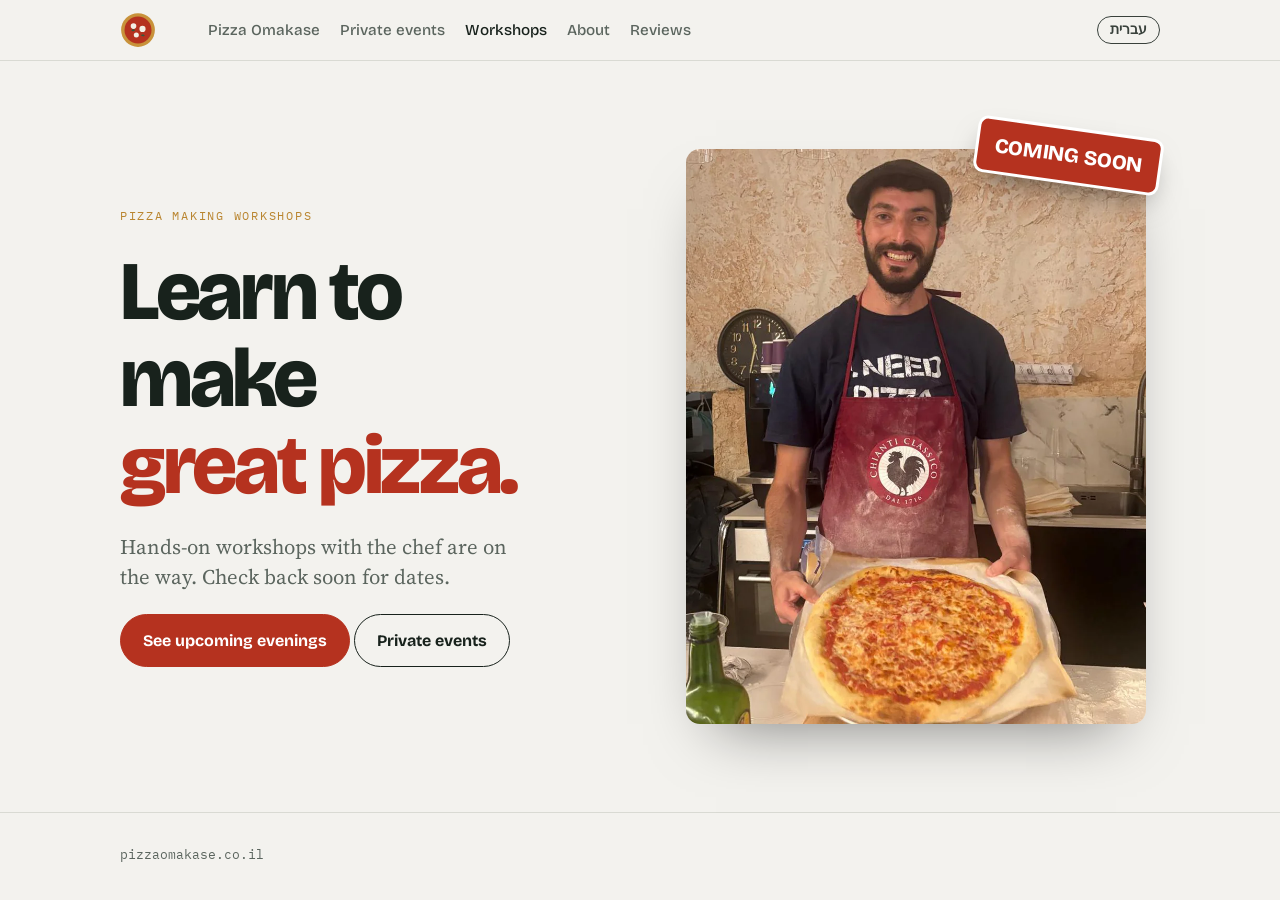
<file: workshops.html>
<!doctype html>
<html lang="en">
<head>
<meta charset="utf-8">
<meta name="viewport" content="width=device-width,initial-scale=1,viewport-fit=cover">
<meta property="og:title" content="Pizza workshops · Pizza Omakase">
<meta property="og:image" content="https://pizzaomakase.co.il/images/originals/round-margherita-leopard.jpg">
<title data-he="סדנאות פיצה · פיצה אומקאסה">Pizza workshops · Pizza Omakase</title>
<meta name="description" content="Hands-on pizza making workshops with the Pizza Omakase chef. Coming soon." data-he-content="סדנאות מעשיות להכנת פיצה עם השף של פיצה אומקאסה. בקרוב.">
<meta property="og:type" content="website">
<meta property="og:site_name" content="Pizza Omakase">
<meta property="og:description" content="Hands-on pizza making workshops with the Pizza Omakase chef. Coming soon." data-he-content="סדנאות מעשיות להכנת פיצה עם השף של פיצה אומקאסה. בקרוב.">
<meta property="og:url" content="https://pizzaomakase.co.il/workshops.html">
<meta property="og:locale" content="en_IL">
<meta name="twitter:card" content="summary_large_image">
<link rel="icon" href="favicon.svg" type="image/svg+xml">
<meta name="theme-color" content="#B5321F">
<link rel="preconnect" href="https://fonts.googleapis.com">
<link rel="preconnect" href="https://fonts.gstatic.com" crossorigin>
<link rel="stylesheet" href="https://fonts.googleapis.com/css2?family=Bricolage+Grotesque:opsz,wght@12..96,500;12..96,700;12..96,800&family=Source+Serif+4:ital,opsz,wght@0,8..60,400;0,8..60,600;1,8..60,400&family=IBM+Plex+Mono:wght@400;500&display=swap">
<link rel="stylesheet" href="https://fonts.googleapis.com/css2?family=Rubik:wght@400;500;600;700;800&family=Frank+Ruhl+Libre:wght@400;500;700&display=swap">
<link rel="stylesheet" href="i18n.css?v=b4e3d03b">
<script src="i18n.js?v=b269d861"></script>
<style>
/* Layout: one long counter-service scroll — hero → the tasting card → the pies → dates → book → private events.
   Palette: basil-ink on a cool flour-dusted marble, crust gold for warmth, tomato reserved for actions. */
:root{
  --bg:#F3F2EE;
  --surface:#FFFFFF;
  --ink:#18221C;
  --muted:#5B655E;
  --line:#D9DAD3;
  --crust:#B9852F;
  --tomato:#B5321F;
  --tomato-ink:#FFFFFF;
  --basil:#2F5A3B;
  --soft:#E8E7E0;
  --display:"Bricolage Grotesque", "Helvetica Neue", Arial, sans-serif;
  --body:"Source Serif 4", Georgia, "Times New Roman", serif;
  --mono:"IBM Plex Mono", ui-monospace, Menlo, Consolas, monospace;
  --radius:6px;
}
@media (prefers-color-scheme: dark){
  :root:not([data-theme="light"]){
    --bg:#121714; --surface:#1A211C; --ink:#ECEDE7; --muted:#A3ABA4; --line:#2E3832;
    --crust:#D9A84E; --tomato:#E0553C; --tomato-ink:#160C09; --basil:#7FB28C; --soft:#212A24;
    color-scheme:dark;
  }
}
:root[data-theme="dark"]{
  --bg:#121714; --surface:#1A211C; --ink:#ECEDE7; --muted:#A3ABA4; --line:#2E3832;
  --crust:#D9A84E; --tomato:#E0553C; --tomato-ink:#160C09; --basil:#7FB28C; --soft:#212A24;
  color-scheme:dark;
}

*{box-sizing:border-box}
html{scroll-behavior:smooth}
@media (prefers-reduced-motion: reduce){html{scroll-behavior:auto} *{transition:none!important;animation:none!important}}
body{background:var(--bg);color:var(--ink);font-family:var(--body);font-size:18px;line-height:1.6;margin:0}
.wrap{max-width:1120px;margin:0 auto;padding-inline:clamp(16px,4vw,40px)}
h1,h2,h3{font-family:var(--display);line-height:1.05;margin:0;text-wrap:balance;letter-spacing:-.02em}
h2{font-size:clamp(2rem,4.6vw,3.2rem);font-weight:800}
h3{font-size:1.3rem;font-weight:700;letter-spacing:-.01em}
p{margin:0}
a{color:inherit}
.eyebrow{font-family:var(--mono);font-size:.78rem;letter-spacing:.14em;text-transform:uppercase;color:var(--crust)}
.lede{font-size:1.3rem;color:var(--muted);max-width:42ch;line-height:1.45}
.copy .lede:first-of-type{color:var(--ink)}
:focus-visible{outline:2px solid var(--tomato);outline-offset:3px}

/* header */
header.top{position:sticky;top:env(safe-area-inset-top,0px);z-index:10;background:color-mix(in srgb,var(--bg) 88%,transparent);backdrop-filter:blur(8px);border-bottom:1px solid var(--line)}
header.top .wrap{display:flex;align-items:center;justify-content:space-between;gap:16px;padding-block:12px}
.mark{font-family:var(--display);font-weight:800;font-size:1.15rem;letter-spacing:-.02em;text-decoration:none;display:flex;align-items:baseline;gap:8px}
.mark img{display:block;width:36px;height:36px;transition:transform .3s}.mark:hover img{transform:rotate(-20deg)}
.mark small{font-family:var(--mono);font-weight:400;font-size:.68rem;color:var(--muted);letter-spacing:.08em}
nav.links{display:flex;gap:20px;font-family:var(--display);font-weight:500;font-size:.95rem}
nav.links a{text-decoration:none;color:var(--muted)}
nav.links a:hover,nav.links a[aria-current]{color:var(--ink)}
nav.links a,.mark{white-space:nowrap}
@media (max-width:760px){nav.links .opt{display:none}}
@media (max-width:480px){nav.links{gap:12px;font-size:.85rem}.mark{font-size:1rem}header.top .wrap{gap:10px}}

.btn{display:inline-flex;align-items:center;gap:8px;font-family:var(--display);font-weight:700;font-size:1rem;padding:13px 22px;border-radius:999px;border:1.5px solid var(--ink);background:transparent;color:var(--ink);text-decoration:none;cursor:pointer;transition:transform .15s ease, background .15s ease}
.btn:hover{transform:translateY(-1px)}
.btn.primary{background:var(--tomato);border-color:var(--tomato);color:var(--tomato-ink)}
.btn.small{padding:8px 16px;font-size:.9rem}

/* hero */
.hero{padding-block:clamp(40px,7vw,88px) clamp(40px,6vw,72px)}
.hero .wrap{display:grid;grid-template-columns:1.05fr .95fr;gap:clamp(28px,5vw,64px);align-items:center}
.hero h1{font-size:clamp(3.4rem,10vw,7.4rem);font-weight:800;letter-spacing:-.045em}
.hero h1 em{font-style:normal;color:var(--tomato)}
.hero .copy{display:flex;flex-direction:column;gap:24px;min-width:0}
.hero .ctas{display:flex;flex-wrap:wrap;gap:12px}
.hero figure{margin:0;position:relative}
.hero figure img{display:block;width:100%;height:auto;filter:drop-shadow(0 24px 30px rgba(0,0,0,.35))}
.hero figure figcaption{position:absolute;left:-6px;bottom:8%;background:var(--surface);border:1px solid var(--line);padding:10px 14px;border-radius:var(--radius);font-family:var(--mono);font-size:.78rem;color:var(--muted);max-width:75%}
.hero figure figcaption b{display:block;font-family:var(--display);font-size:1rem;color:var(--ink);font-weight:700}
@media (max-width:820px){.hero .wrap{grid-template-columns:1fr}.hero figure{max-width:440px;justify-self:center;width:100%}}

section{padding-block:clamp(56px,8vw,96px)}
section.alt{background:var(--soft)}
.sec-head{display:flex;flex-direction:column;gap:14px;margin-bottom:clamp(28px,4vw,44px)}
.fine{font-size:.92rem;color:var(--muted)}

/* tasting card */
.about{display:grid;grid-template-columns:1fr 1fr;gap:clamp(28px,5vw,64px);align-items:start}
.about .text{display:flex;flex-direction:column;gap:18px;min-width:0}
.card-menu{background:var(--surface);border:1px solid var(--line);border-radius:var(--radius);padding:clamp(22px,3vw,34px);display:flex;flex-direction:column;gap:6px}
.card-menu .head{display:flex;justify-content:space-between;align-items:baseline;border-bottom:2px solid var(--ink);padding-bottom:12px;margin-bottom:6px;gap:12px}
.card-menu .head h3{font-size:1.5rem}
.card-menu .head span{font-family:var(--mono);font-size:.75rem;color:var(--muted);text-transform:uppercase;letter-spacing:.1em}
.course{display:grid;grid-template-columns:3.2ch 1fr;gap:14px;padding-block:11px;border-bottom:1px dashed var(--line)}
.course:last-of-type{border-bottom:0}
.course .n{font-family:var(--mono);font-size:.85rem;color:var(--crust);padding-top:3px;font-variant-numeric:tabular-nums}
.course b{font-family:var(--display);font-weight:700;font-size:1.05rem;display:block}
.course small{color:var(--muted);font-size:.95rem}
.course.pie b{color:var(--ink)}
.card-menu .foot{margin-top:10px;padding-top:12px;border-top:2px solid var(--ink);font-family:var(--mono);font-size:.8rem;color:var(--basil);display:flex;gap:8px;align-items:center}
@media (max-width:820px){.about{grid-template-columns:1fr}}

/* gallery */
.includes-card{background:#18221C;color:#F3F2EE;border:1px solid rgba(255,255,255,.08);border-radius:14px;padding:20px 24px;max-width:26rem}
.includes-card .label{font-family:var(--mono);font-size:1rem;letter-spacing:.14em;text-transform:uppercase;color:#D9A84E;margin-bottom:12px}
.includes{list-style:none;margin:0;padding:0;display:flex;flex-direction:column;gap:6px;font-family:var(--body);font-weight:400;font-size:1.25rem}
.includes li{display:flex;align-items:center;gap:12px}
.includes li::before{content:"";width:10px;height:10px;border-radius:50%;background:#E0553C;flex:none}
.pies{display:grid;grid-template-columns:repeat(3,1fr);gap:clamp(20px,4vw,56px);max-width:1040px;margin-inline:auto;align-items:end}
.pies figure{margin:0;display:flex;flex-direction:column;align-items:center;gap:14px;min-width:0}
.pies figcaption{font-family:var(--display);font-weight:700;font-size:1.15rem;text-align:center}
@media (max-width:700px){.pies{grid-template-columns:1fr;max-width:380px}}
.pies img{width:100%;height:auto;display:block;min-width:0;filter:drop-shadow(0 20px 24px rgba(0,0,0,.3))}
.about-grid{display:grid;grid-template-columns:1.1fr .9fr;gap:clamp(28px,5vw,64px);align-items:center}
.about-copy{display:flex;flex-direction:column;gap:18px;min-width:0}
.about-copy p{font-size:1.15rem;max-width:52ch}
.about-copy .ctas{display:flex;flex-wrap:wrap;gap:12px;margin-top:8px}
.about-photo{margin:0}
.about-photo img{width:100%;height:auto;aspect-ratio:4/5;object-fit:cover;object-position:50% 25%;border-radius:var(--radius);display:block}
@media (max-width:820px){.about-grid{grid-template-columns:1fr}.about-photo{max-width:440px}}
.gallery{display:grid;grid-template-columns:repeat(4,1fr);gap:14px}
.gallery img{min-width:0}
.form-title{font-size:2rem}
.gallery figure{margin:0;display:flex;flex-direction:column;gap:10px;min-width:0}
.gallery img{width:100%;height:auto;aspect-ratio:3/4;object-fit:cover;border-radius:var(--radius);display:block}
.gallery figcaption{font-family:var(--display);font-weight:600;font-size:1rem}
.gallery figcaption span{display:block;font-family:var(--body);font-weight:400;color:var(--muted);font-size:.92rem}
@media (max-width:900px){.gallery{grid-template-columns:repeat(2,1fr)}}

/* evenings */
.notice{font-family:var(--mono);font-size:.82rem;color:var(--muted);background:var(--surface);border:1px dashed var(--line);border-radius:var(--radius);padding:10px 14px;margin-bottom:18px}
.events{display:flex;flex-direction:column;border-top:2px solid var(--ink)}
.event{display:grid;grid-template-columns:92px 1fr auto;gap:clamp(14px,3vw,32px);align-items:center;padding-block:22px;border-bottom:1px solid var(--line)}
.date{display:flex;flex-direction:column;align-items:flex-start;line-height:1}
.date .dow{font-family:var(--mono);font-size:.75rem;text-transform:uppercase;letter-spacing:.12em;color:var(--muted)}
.date .day{font-family:var(--display);font-weight:800;font-size:2.6rem;letter-spacing:-.04em;font-variant-numeric:tabular-nums}
.date .mon{font-family:var(--mono);font-size:.8rem;text-transform:uppercase;letter-spacing:.12em;color:var(--crust)}
.event .info{display:flex;flex-direction:column;gap:4px;min-width:0}
.event .info h3{font-size:1.25rem}
.event .meta{color:var(--muted);font-size:.98rem}
.pill{display:inline-block;font-family:var(--mono);font-size:.72rem;text-transform:uppercase;letter-spacing:.08em;padding:3px 9px;border-radius:999px;border:1px solid currentColor}
.pill.open{color:var(--basil)}
.pill.few{color:var(--crust)}
.pill.full{color:var(--muted)}
.event .act{display:flex;flex-direction:column;align-items:flex-end;gap:8px}
.empty{padding:28px 0;color:var(--muted)}
@media (max-width:640px){.event{grid-template-columns:64px 1fr}.event .act{grid-column:1/-1;flex-direction:row;justify-content:space-between;align-items:center}.date .day{font-size:2.1rem}}

/* forms */
.forms{display:grid;grid-template-columns:1fr 1fr;gap:clamp(24px,4vw,48px);align-items:start}
@media (max-width:900px){.forms{grid-template-columns:1fr}}
form.panel{background:var(--surface);border:1px solid var(--line);border-radius:var(--radius);padding:clamp(22px,3vw,34px);display:flex;flex-direction:column;gap:16px;min-width:0}
form.panel .ph{display:flex;flex-direction:column;gap:6px;margin-bottom:4px}
form.panel .ph p{color:var(--muted);font-size:1rem}
.row{display:grid;grid-template-columns:1fr 1fr;gap:14px}
@media (max-width:520px){.row{grid-template-columns:1fr}}
.field{display:flex;flex-direction:column;gap:6px;min-width:0}
label{font-family:var(--display);font-weight:600;font-size:.92rem}
label .opt{font-family:var(--body);font-weight:400;color:var(--muted)}
input,select,textarea{font:inherit;font-size:1rem;color:var(--ink);background:var(--bg);border:1px solid var(--line);border-radius:var(--radius);padding:11px 12px;width:100%}
textarea{min-height:96px;resize:vertical}
input:focus,select:focus,textarea:focus{outline:2px solid var(--basil);outline-offset:0;border-color:transparent}
.status{font-size:.98rem;padding:12px 14px;border-radius:var(--radius);background:var(--soft)}
.status.ok{border-left:3px solid var(--basil)}
.status.err{border-left:3px solid var(--tomato)}
.hp{position:absolute;left:-9999px}

/* faq */
.faq{display:grid;grid-template-columns:repeat(3,1fr);gap:clamp(20px,3vw,40px)}
.faq div{display:flex;flex-direction:column;gap:8px;min-width:0}
.faq p{color:var(--muted);font-size:1rem}
@media (max-width:820px){.faq{grid-template-columns:1fr}}

footer{border-top:1px solid var(--line);padding-block:32px}
footer .wrap{display:flex;flex-wrap:wrap;justify-content:space-between;gap:12px;font-family:var(--mono);font-size:.8rem;color:var(--muted)}

/* workshops page */
.ws{padding-block:clamp(40px,7vw,88px)}
.ws .wrap{display:grid;grid-template-columns:1fr 1fr;gap:clamp(28px,5vw,64px);align-items:center}
.ws h1{font-size:clamp(2.8rem,8vw,5.2rem);font-weight:800;letter-spacing:-.04em}
.ws h1 em{font-style:normal;color:var(--tomato)}
.ws .copy{display:flex;flex-direction:column;gap:22px;min-width:0}
.ws figure{margin:0;position:relative;max-width:460px;justify-self:center;width:100%}
.ws figure img{display:block;width:100%;height:auto;aspect-ratio:4/5;object-fit:cover;object-position:50% 30%;border-radius:14px;box-shadow:0 30px 60px -30px rgba(0,0,0,.5)}
.soon{position:absolute;right:-16px;top:-22px;transform:rotate(8deg);background:var(--tomato);color:#fff;font-family:var(--display);font-weight:800;font-size:clamp(1rem,2.2vw,1.3rem);letter-spacing:-.01em;text-transform:uppercase;padding:9px 16px;border-radius:10px;box-shadow:0 14px 30px -12px rgba(0,0,0,.55);border:3px solid #fff}
@media (max-width:820px){.ws .wrap{grid-template-columns:1fr}.ws figure{max-width:340px;order:-1}.soon{right:-6px}}
@media (max-width:560px){header.top .wrap{flex-wrap:wrap;row-gap:6px}nav.links{width:100%;justify-content:space-between;gap:8px}}
@media (max-width:430px){nav.links{flex-wrap:wrap;justify-content:flex-start;column-gap:16px;row-gap:4px}}
</style>
</head>
<body>
<header class="top">
  <div class="wrap">
    <a class="mark" href="./" aria-label="Pizza Omakase home" data-he-aria-label="פיצה אומקאסה – דף הבית"><img src="favicon.svg" alt="Pizza Omakase" data-he-alt="פיצה אומקאסה" width="36" height="36"></a>
    <nav class="links" aria-label="Main" data-he-aria-label="ראשי">
      <a href="./#dates" data-he="פיצה אומקאסה">Pizza Omakase</a>
      <a href="private-events.html" data-he="אירועים פרטיים">Private events</a>
      <a href="workshops.html" aria-current="page" data-he="סדנאות">Workshops</a>
      <a href="./#about" data-he="אודות">About</a>
      <a href="reviews.html" data-he="המלצות">Reviews</a>
    </nav>
  </div>
</header>

<main>
  <div class="ws">
    <div class="wrap">
      <div class="copy">
        <p class="eyebrow" data-he="סדנאות הכנת פיצה">Pizza making workshops</p>
        <h1 data-he="למדו להכין<br><em>פיצה מעולה.</em>">Learn to make<br><em>great pizza.</em></h1>
        <p class="lede" data-he="סדנאות מעשיות עם השף בדרך אלינו. התאריכים יפורסמו בקרוב.">Hands-on workshops with the chef are on the way. Check back soon for dates.</p>
        <div class="ctas">
          <a class="btn primary" href="./#dates" data-he="לערבים הקרובים">See upcoming evenings</a>
          <a class="btn" href="private-events.html" data-he="אירועים פרטיים">Private events</a>
        </div>
      </div>
      <figure>
        <img src="images/chef-workshop.webp" alt="The chef in a Chianti Classico apron holding a freshly baked pizza" data-he-alt="השף בסינר קיאנטי קלאסיקו מחזיק פיצה טרייה מהתנור" width="880" height="1100">
        <span class="soon" data-he="בקרוב">Coming soon</span>
      </figure>
    </div>
  </div>
</main>

<footer>
  <div class="wrap">
    <span>pizzaomakase.co.il</span>
  </div>
</footer>
</body>
</html>
</file>
<file: i18n.css>
/* Language switch + Hebrew (right-to-left) adjustments, shared by every page. */
.lang-toggle{font:inherit;font-weight:600;font-size:.85rem;color:inherit;background:transparent;border:1px solid currentColor;border-radius:999px;padding:3px 12px;cursor:pointer;opacity:.85;line-height:1.4}
.lang-toggle:hover,.lang-toggle:focus-visible{opacity:1}

/* Hebrew typography: the Latin fonts have no Hebrew letters, so swap in Hebrew families. */
html[lang="he"]{
  --display:"Rubik","Bricolage Grotesque",Arial,sans-serif;
  --body:"Frank Ruhl Libre","Source Serif 4",Georgia,serif;
  --mono:"Rubik","IBM Plex Mono",ui-monospace,monospace;
}
/* Wide letter-spacing and all-caps styling suit Latin labels, not Hebrew. */
html[lang="he"] .eyebrow,html[lang="he"] .pill,html[lang="he"] .label,html[lang="he"] .pc-meta,
html[lang="he"] .date .dow,html[lang="he"] .date .mon,html[lang="he"] .soon,html[lang="he"] .pc-wd,
html[lang="he"] h1,html[lang="he"] h2,html[lang="he"] h3{letter-spacing:0}

/* Right-to-left layout fixes for things that were placed with left/right. */
html[dir="rtl"] .pc-form{text-align:right}
html[dir="rtl"] .pc-link{align-self:flex-start}
html[dir="rtl"] input[type="tel"],html[dir="rtl"] input[type="email"],html[dir="rtl"] input[type="url"]{direction:ltr;text-align:right}
html[dir="rtl"] .soon{right:auto;left:-16px;transform:rotate(-8deg)}
@media (max-width:820px){html[dir="rtl"] .soon{left:-6px}}
html[dir="rtl"] .pc-nav{transform:scaleX(-1)}
/* Hidden spam-trap fields sit far off to the left; in right-to-left pages that would create a huge sideways scroll. */
html[dir="rtl"] .hp{left:auto;right:-9999px}
/* Header: logo and menu tabs together at the start, language switch alone at the far end.
   On phones the switch moves up into the logo row (top corner) and the tabs wrap below. */
header.top .wrap{justify-content:flex-start}
header.top nav.links{margin-inline-start:clamp(16px,3vw,36px)}
header.top .lang-toggle{margin-inline-start:auto;flex:none}
@media (max-width:560px){
  header.top nav.links{order:3;margin-inline-start:0}
  header.top .lang-toggle{order:2}
}
/* Phones: the switch always sits in the top-right corner, in both languages
   (in Hebrew the logo moves to the left of that row; the tabs below stay right-to-left). */
@media (max-width:560px){
  html[dir="rtl"] header.top .wrap{direction:ltr}
  html[dir="rtl"] header.top nav.links{direction:rtl}
}
</file>
